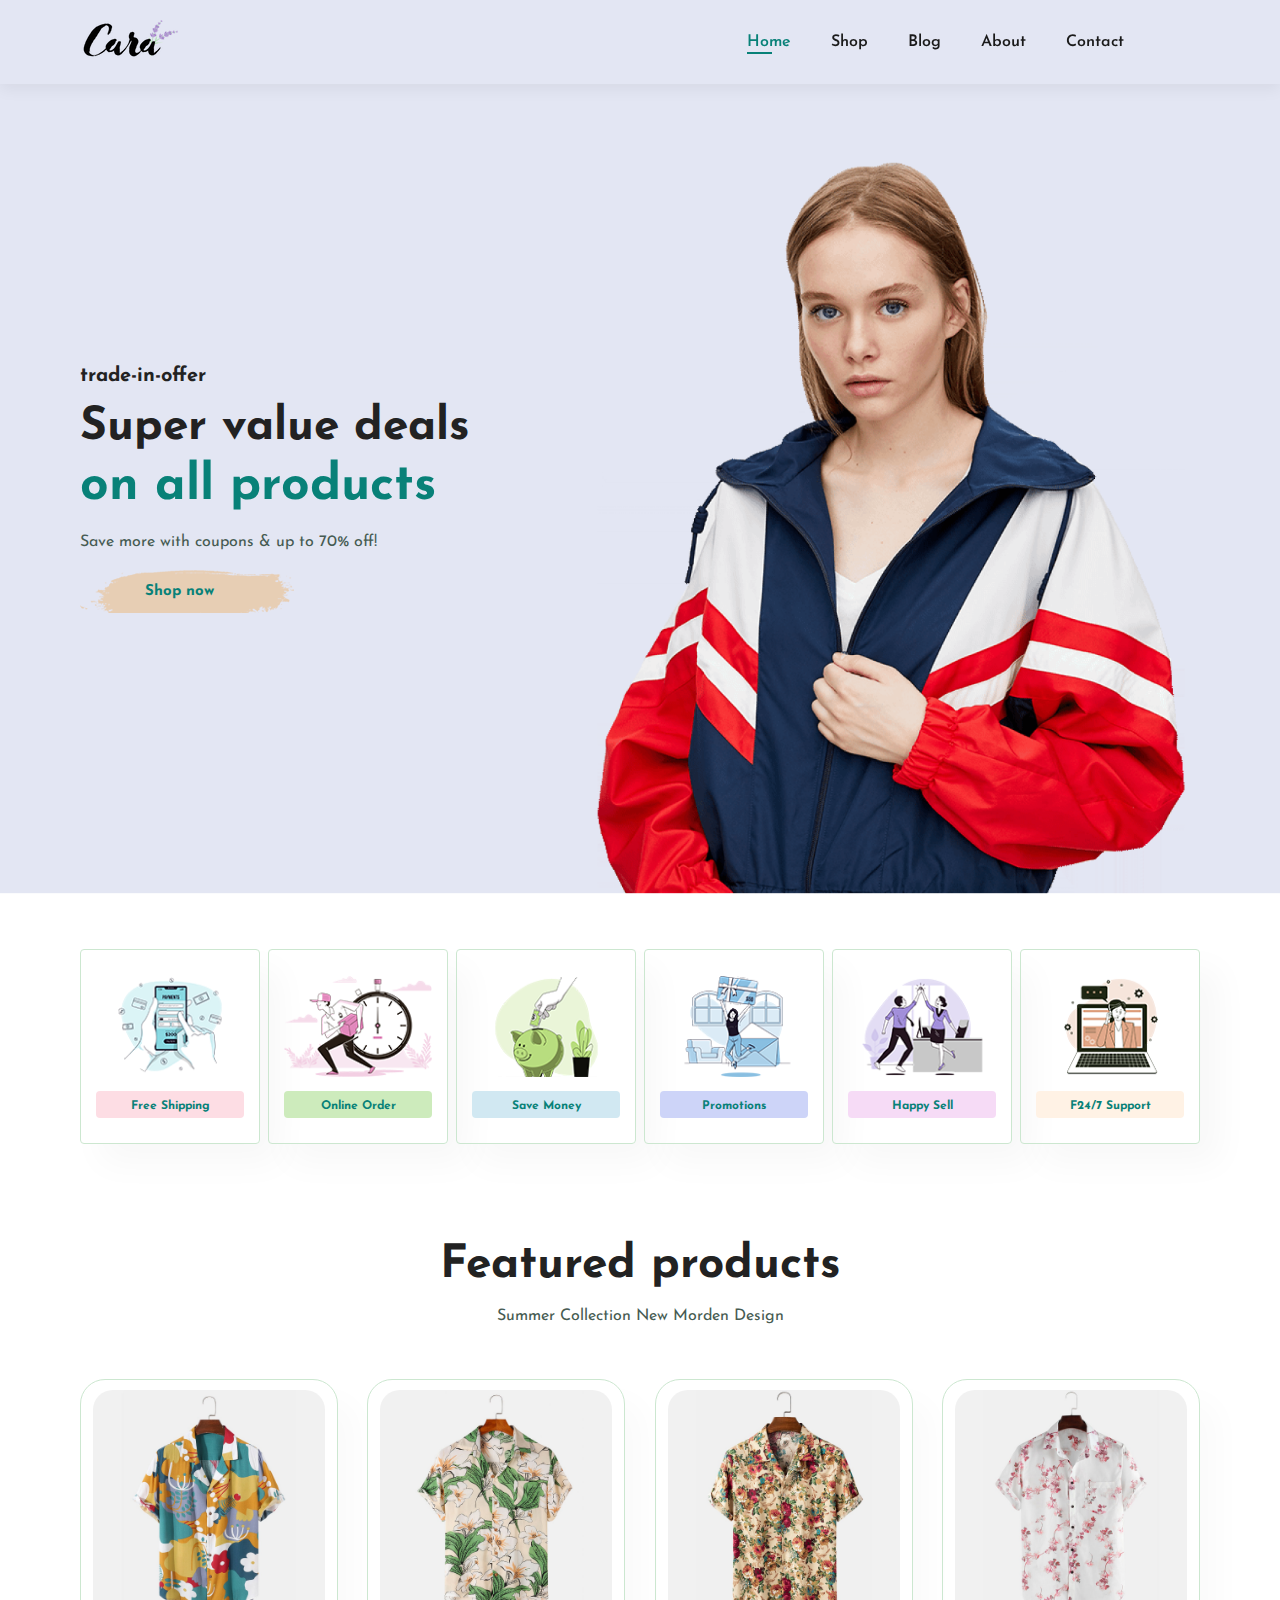
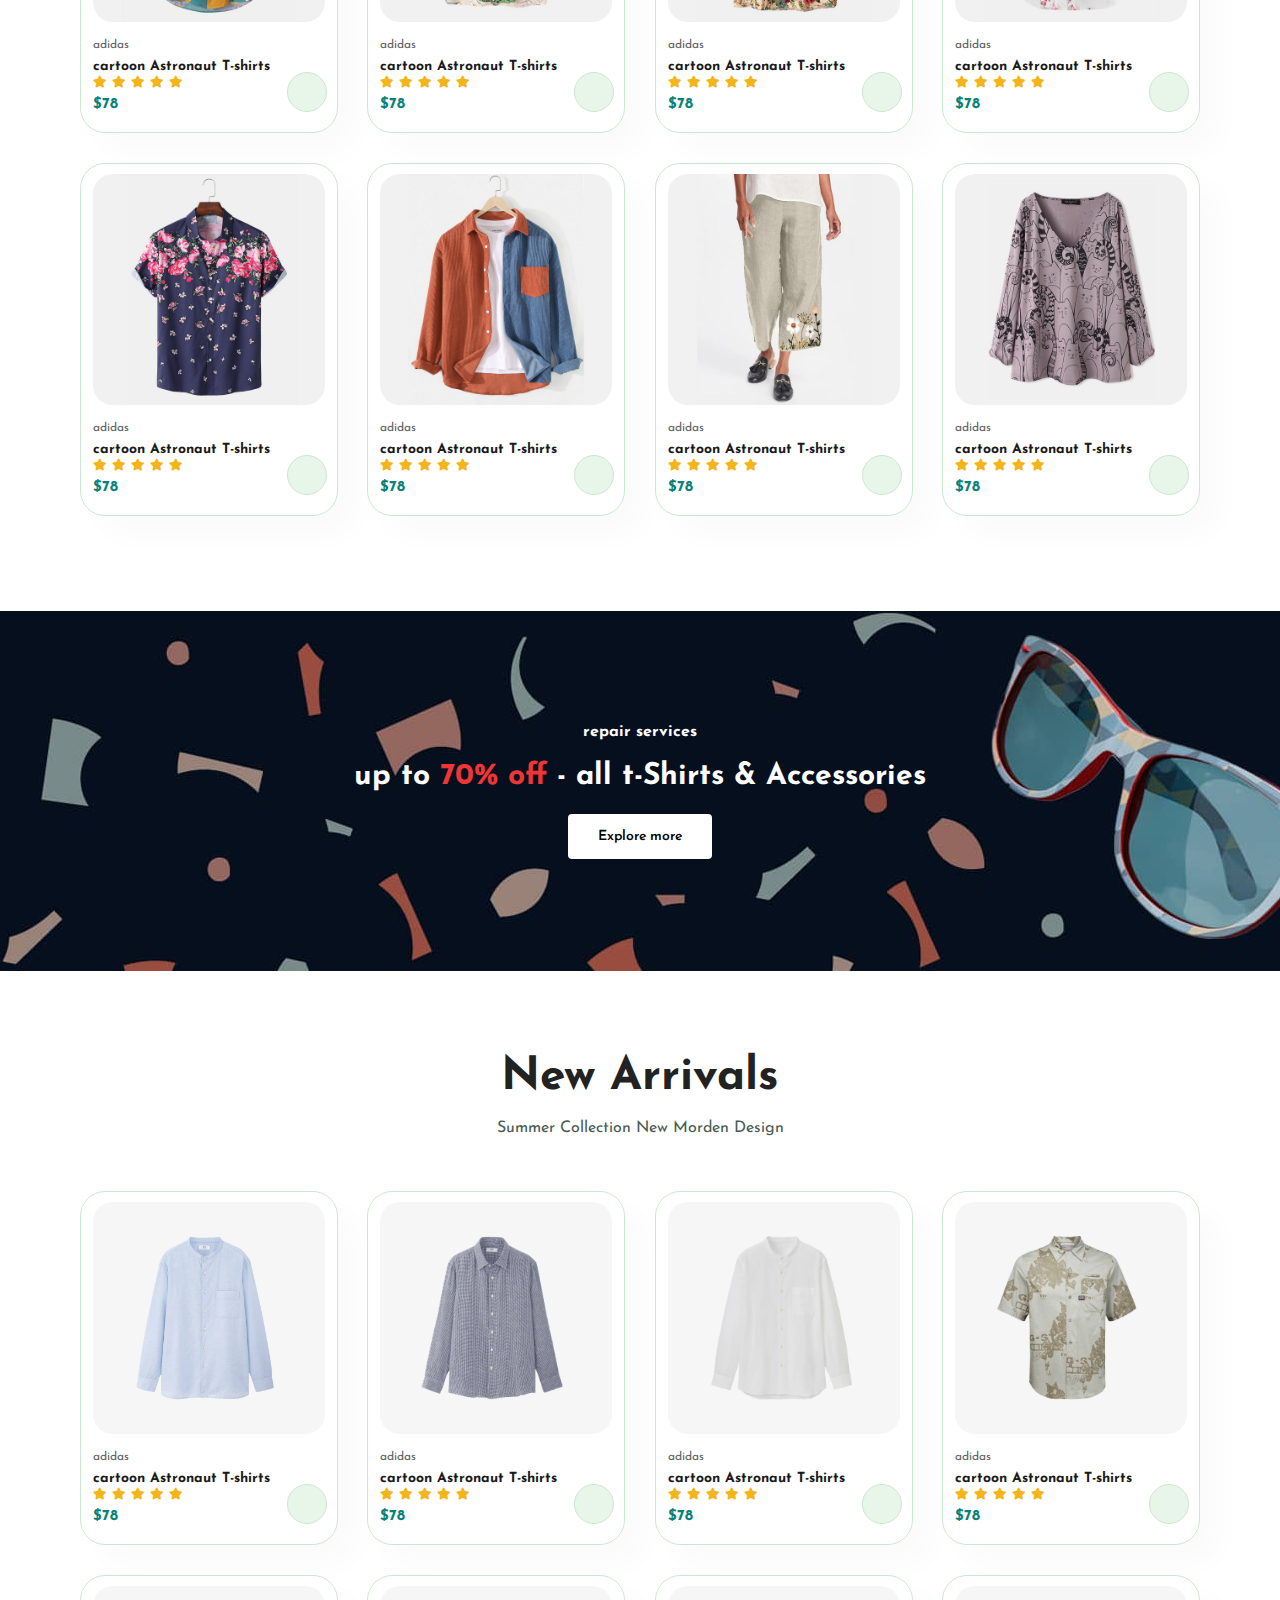
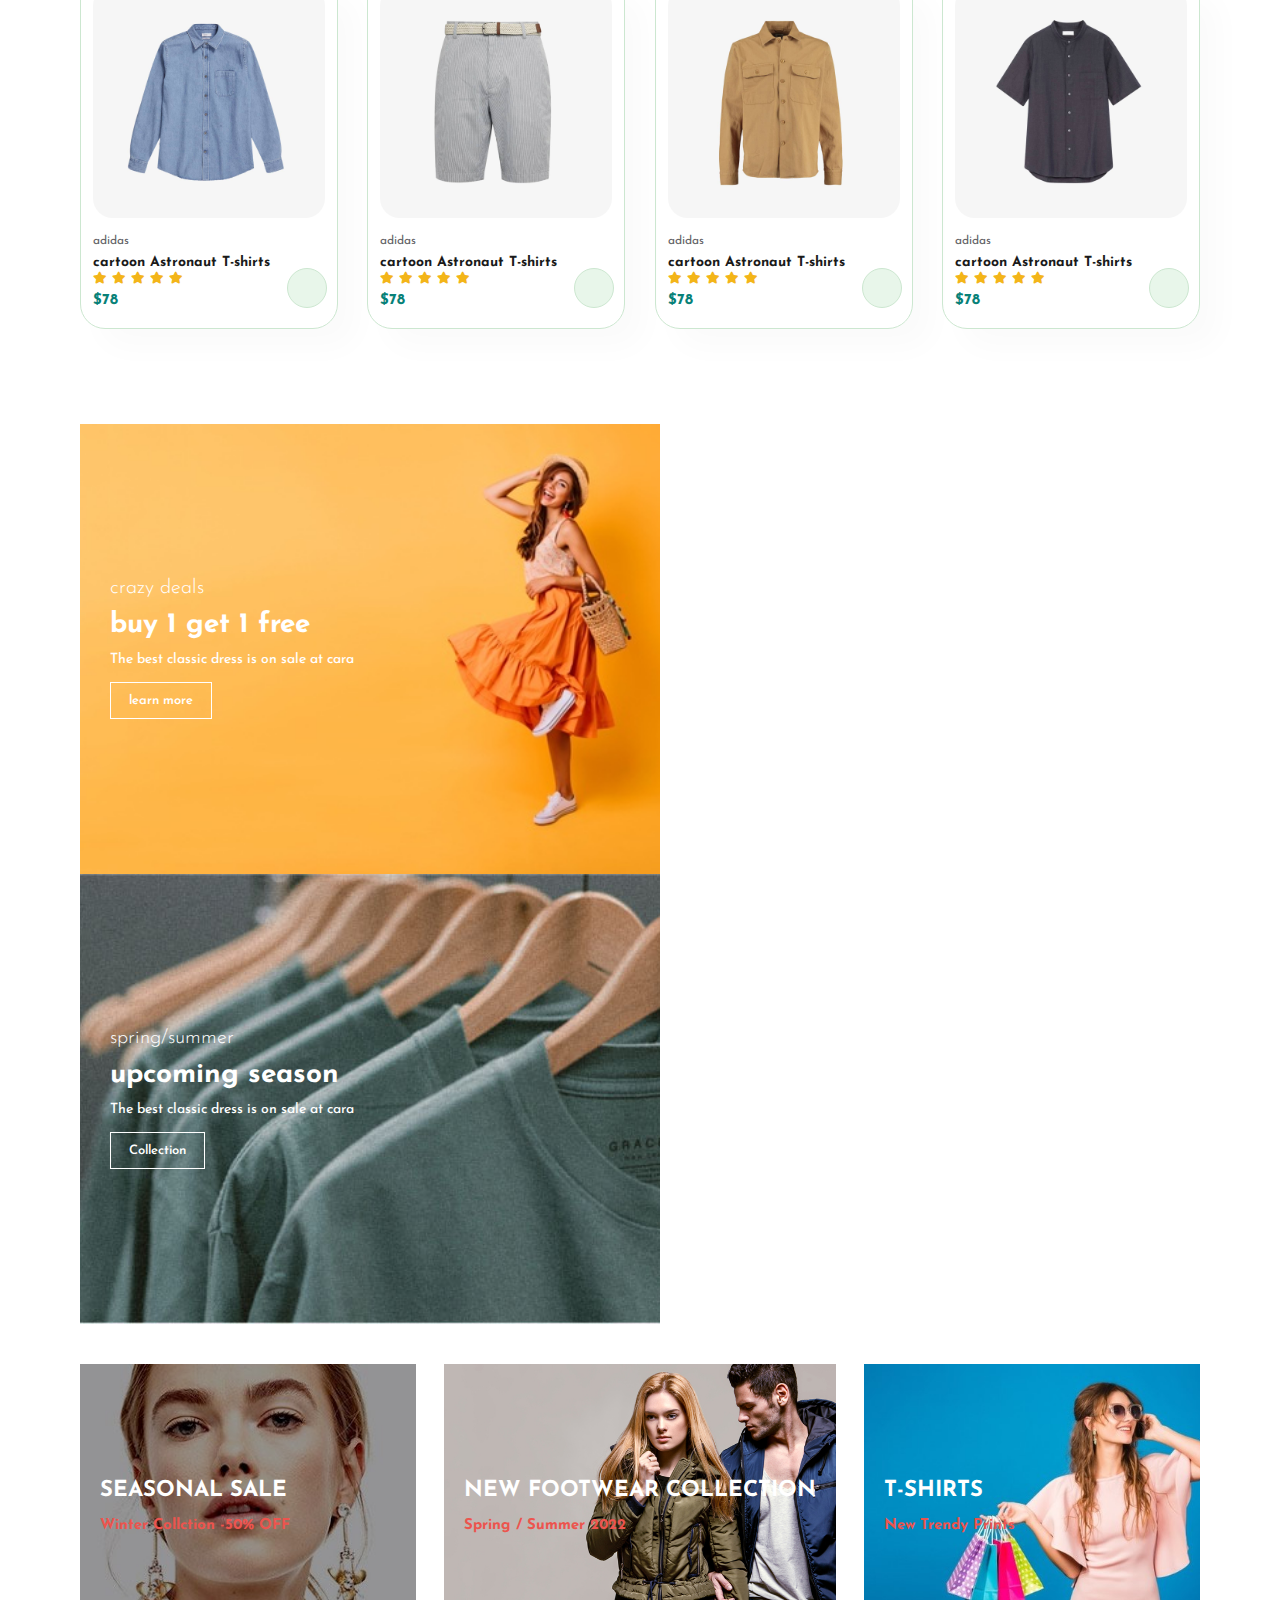
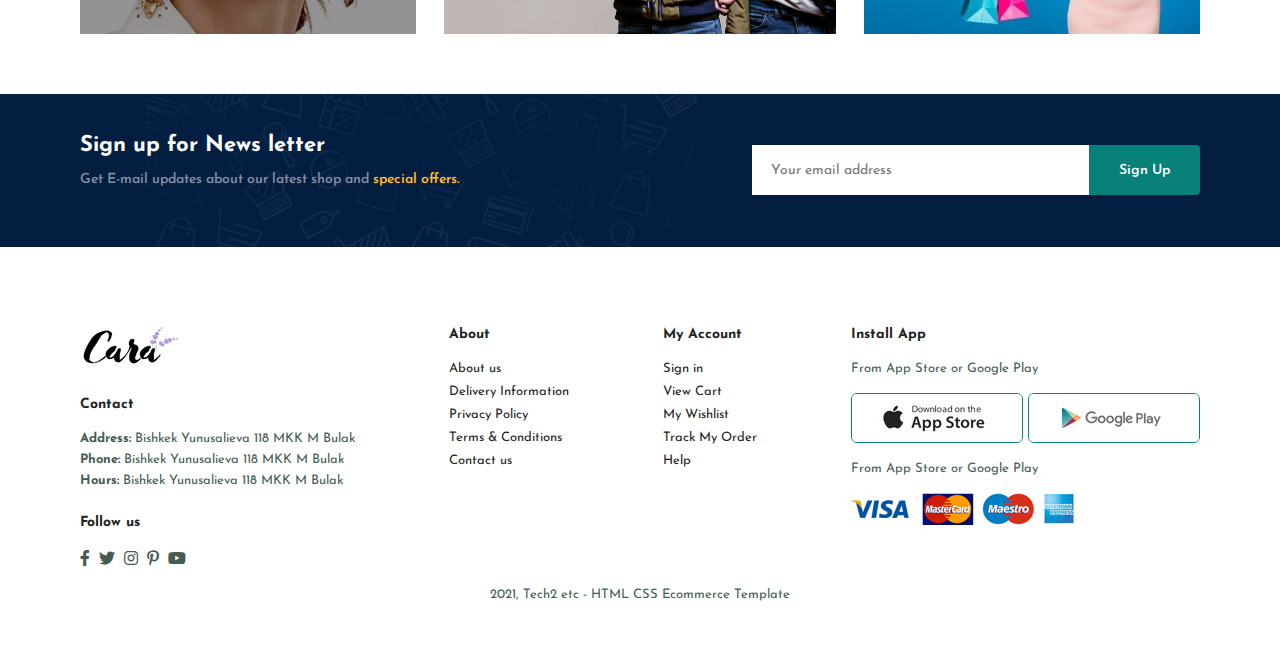
<file: index.html>
<!DOCTYPE html>
<html lang="en">
<head>
    <meta charset="UTF-8">
    <meta http-equiv="X-UA-Compatible" content="IE=edge">
    <meta name="viewport" content="width=device-width, initial-scale=1.0">
    <title>TEch2etc Ecommerce Tutorial</title>
    <link rel="stylesheet" href="style.css">
    <link rel="stylesheet" href="https://pro.fontawesome.com/releases/v5.15.4/css/all.css"/>
</head>
<body>
    <section id="header" >
        <a href="#"><img src="/img/logo.png" class="logo" alt=""></a>
        <div>
            <ul id="navbar">
                <li><a class="active" href="index.html">Home</a></li>
                <li><a href="shop.html">Shop</a></li>
                <li><a href="blog.html">Blog</a></li>
                <li><a href="about.html">About</a></li>
                <li><a href="contact.html">Contact</a></li>
                <li><a id="lg-bag" href="cart.html"><i class="far fa-shopping-bag"></i></a></li>
                <a href="#" id="close"><i class="far fa-times"></i></a>
            </ul>
        </div>
        <div id="mobile">
            <a href="cart.html"><i class="far fa-shopping-bag"></i></a>
            <i id="bar" class="fas fa-outdent"></i>
        </div>
    </section>
    <section id="hero">
        <h4>trade-in-offer</h4>
        <h2>Super value deals</h2>
        <h1>on all products</h1>
        <p>Save more with coupons & up to 70% off!</p>
        <button>Shop now</button>
    </section>
    <section id="feature" class="section-p1">
        <div class="fe-box"><img src="img/features/f1.png" alt="">
            <h6>Free Shipping</h6>
        </div>
        <div class="fe-box"><img src="img/features/f2.png" alt="">
            <h6>Online Order</h6>
        </div>
        <div class="fe-box"><img src="img/features/f3.png" alt="">
            <h6>Save Money</h6>
        </div>
        <div class="fe-box"><img src="img/features/f4.png" alt="">
            <h6>Promotions</h6>
        </div>
        <div class="fe-box"><img src="img/features/f5.png" alt="">
            <h6>Happy Sell</h6>
        </div>
        <div class="fe-box"><img src="img/features/f6.png" alt="">
            <h6>F24/7 Support</h6>
        </div>
    </section>
    <section id="product1" class="section-p1">
        <h2>Featured products</h2>
        <p>Summer Collection New Morden Design</p>
        <div class="pro-container">
            <div class="pro">
                <img src="img/products/f1.jpg" alt="">
                <div class="des">
                    <span>adidas</span>
                    <h5>cartoon Astronaut T-shirts</h5>
                    <div class="star">
                        <i class="fas fa-star"></i>
                        <i class="fas fa-star"></i>
                        <i class="fas fa-star"></i>
                        <i class="fas fa-star"></i>
                        <i class="fas fa-star"></i>
                    </div>
                    <h4>$78</h4>
                </div>
                <a href="#"><i class="fal fa-shopping-cart cart"></i></a>
            </div>
            <div class="pro">
                <img src="img/products/f2.jpg" alt="">
                <div class="des">
                    <span>adidas</span>
                    <h5>cartoon Astronaut T-shirts</h5>
                    <div class="star">
                        <i class="fas fa-star"></i>
                        <i class="fas fa-star"></i>
                        <i class="fas fa-star"></i>
                        <i class="fas fa-star"></i>
                        <i class="fas fa-star"></i>
                    </div>
                    <h4>$78</h4>
                </div>
                <a href="#"><i class="fal fa-shopping-cart cart"></i></a>
            </div>
            <div class="pro">
                <img src="img/products/f3.jpg" alt="">
                <div class="des">
                    <span>adidas</span>
                    <h5>cartoon Astronaut T-shirts</h5>
                    <div class="star">
                        <i class="fas fa-star"></i>
                        <i class="fas fa-star"></i>
                        <i class="fas fa-star"></i>
                        <i class="fas fa-star"></i>
                        <i class="fas fa-star"></i>
                    </div>
                    <h4>$78</h4>
                </div>
                <a href="#"><i class="fal fa-shopping-cart cart"></i></a>
            </div>
            <div class="pro">
                <img src="img/products/f4.jpg" alt="">
                <div class="des">
                    <span>adidas</span>
                    <h5>cartoon Astronaut T-shirts</h5>
                    <div class="star">
                        <i class="fas fa-star"></i>
                        <i class="fas fa-star"></i>
                        <i class="fas fa-star"></i>
                        <i class="fas fa-star"></i>
                        <i class="fas fa-star"></i>
                    </div>
                    <h4>$78</h4>
                </div>
                <a href="#"><i class="fal fa-shopping-cart cart"></i></a>
            </div>
            <div class="pro">
                <img src="img/products/f5.jpg" alt="">
                <div class="des">
                    <span>adidas</span>
                    <h5>cartoon Astronaut T-shirts</h5>
                    <div class="star">
                        <i class="fas fa-star"></i>
                        <i class="fas fa-star"></i>
                        <i class="fas fa-star"></i>
                        <i class="fas fa-star"></i>
                        <i class="fas fa-star"></i>
                    </div>
                    <h4>$78</h4>
                </div>
                <a href="#"><i class="fal fa-shopping-cart cart"></i></a>
            </div>
            <div class="pro">
                <img src="img/products/f6.jpg" alt="">
                <div class="des">
                    <span>adidas</span>
                    <h5>cartoon Astronaut T-shirts</h5>
                    <div class="star">
                        <i class="fas fa-star"></i>
                        <i class="fas fa-star"></i>
                        <i class="fas fa-star"></i>
                        <i class="fas fa-star"></i>
                        <i class="fas fa-star"></i>
                    </div>
                    <h4>$78</h4>
                </div>
                <a href="#"><i class="fal fa-shopping-cart cart"></i></a>
            </div>
            <div class="pro">
                <img src="img/products/f7.jpg" alt="">
                <div class="des">
                    <span>adidas</span>
                    <h5>cartoon Astronaut T-shirts</h5>
                    <div class="star">
                        <i class="fas fa-star"></i>
                        <i class="fas fa-star"></i>
                        <i class="fas fa-star"></i>
                        <i class="fas fa-star"></i>
                        <i class="fas fa-star"></i>
                    </div>
                    <h4>$78</h4>
                </div>
                <a href="#"><i class="fal fa-shopping-cart cart"></i></a>
            </div>
            <div class="pro">
                <img src="img/products/f8.jpg" alt="">
                <div class="des">
                    <span>adidas</span>
                    <h5>cartoon Astronaut T-shirts</h5>
                    <div class="star">
                        <i class="fas fa-star"></i>
                        <i class="fas fa-star"></i>
                        <i class="fas fa-star"></i>
                        <i class="fas fa-star"></i>
                        <i class="fas fa-star"></i>
                    </div>
                    <h4>$78</h4>
                </div>
                <a href="#"><i class="fal fa-shopping-cart cart"></i></a>
            </div>
        </div>
    </section>
    <section id="banner" class="section-m1">
        <h4>repair services</h4>
        <h2>up to <span>70% off</span> - all t-Shirts & Accessories</h2>
        <button class="normal">Explore more</button>
    </section>
    <section id="product1" class="section-p1">
        <h2>New Arrivals</h2>
        <p>Summer Collection New Morden Design</p>
        <div class="pro-container">
            <div class="pro">
                <img src="img/products/n1.jpg" alt="">
                <div class="des">
                    <span>adidas</span>
                    <h5>cartoon Astronaut T-shirts</h5>
                    <div class="star">
                        <i class="fas fa-star"></i>
                        <i class="fas fa-star"></i>
                        <i class="fas fa-star"></i>
                        <i class="fas fa-star"></i>
                        <i class="fas fa-star"></i>
                    </div>
                    <h4>$78</h4>
                </div>
                <a href="#"><i class="fal fa-shopping-cart cart"></i></a>
            </div>
            <div class="pro">
                <img src="img/products/n2.jpg" alt="">
                <div class="des">
                    <span>adidas</span>
                    <h5>cartoon Astronaut T-shirts</h5>
                    <div class="star">
                        <i class="fas fa-star"></i>
                        <i class="fas fa-star"></i>
                        <i class="fas fa-star"></i>
                        <i class="fas fa-star"></i>
                        <i class="fas fa-star"></i>
                    </div>
                    <h4>$78</h4>
                </div>
                <a href="#"><i class="fal fa-shopping-cart cart"></i></a>
            </div>
            <div class="pro">
                <img src="img/products/n3.jpg" alt="">
                <div class="des">
                    <span>adidas</span>
                    <h5>cartoon Astronaut T-shirts</h5>
                    <div class="star">
                        <i class="fas fa-star"></i>
                        <i class="fas fa-star"></i>
                        <i class="fas fa-star"></i>
                        <i class="fas fa-star"></i>
                        <i class="fas fa-star"></i>
                    </div>
                    <h4>$78</h4>
                </div>
                <a href="#"><i class="fal fa-shopping-cart cart"></i></a>
            </div>
            <div class="pro">
                <img src="img/products/n4.jpg" alt="">
                <div class="des">
                    <span>adidas</span>
                    <h5>cartoon Astronaut T-shirts</h5>
                    <div class="star">
                        <i class="fas fa-star"></i>
                        <i class="fas fa-star"></i>
                        <i class="fas fa-star"></i>
                        <i class="fas fa-star"></i>
                        <i class="fas fa-star"></i>
                    </div>
                    <h4>$78</h4>
                </div>
                <a href="#"><i class="fal fa-shopping-cart cart"></i></a>
            </div>
            <div class="pro">
                <img src="img/products/n5.jpg" alt="">
                <div class="des">
                    <span>adidas</span>
                    <h5>cartoon Astronaut T-shirts</h5>
                    <div class="star">
                        <i class="fas fa-star"></i>
                        <i class="fas fa-star"></i>
                        <i class="fas fa-star"></i>
                        <i class="fas fa-star"></i>
                        <i class="fas fa-star"></i>
                    </div>
                    <h4>$78</h4>
                </div>
                <a href="#"><i class="fal fa-shopping-cart cart"></i></a>
            </div>
            <div class="pro">
                <img src="img/products/n6.jpg" alt="">
                <div class="des">
                    <span>adidas</span>
                    <h5>cartoon Astronaut T-shirts</h5>
                    <div class="star">
                        <i class="fas fa-star"></i>
                        <i class="fas fa-star"></i>
                        <i class="fas fa-star"></i>
                        <i class="fas fa-star"></i>
                        <i class="fas fa-star"></i>
                    </div>
                    <h4>$78</h4>
                </div>
                <a href="#"><i class="fal fa-shopping-cart cart"></i></a>
            </div>
            <div class="pro">
                <img src="img/products/n7.jpg" alt="">
                <div class="des">
                    <span>adidas</span>
                    <h5>cartoon Astronaut T-shirts</h5>
                    <div class="star">
                        <i class="fas fa-star"></i>
                        <i class="fas fa-star"></i>
                        <i class="fas fa-star"></i>
                        <i class="fas fa-star"></i>
                        <i class="fas fa-star"></i>
                    </div>
                    <h4>$78</h4>
                </div>
                <a href="#"><i class="fal fa-shopping-cart cart"></i></a>
            </div>
            <div class="pro">
                <img src="img/products/n8.jpg" alt="">
                <div class="des">
                    <span>adidas</span>
                    <h5>cartoon Astronaut T-shirts</h5>
                    <div class="star">
                        <i class="fas fa-star"></i>
                        <i class="fas fa-star"></i>
                        <i class="fas fa-star"></i>
                        <i class="fas fa-star"></i>
                        <i class="fas fa-star"></i>
                    </div>
                    <h4>$78</h4>
                </div>
                <a href="#"><i class="fal fa-shopping-cart cart"></i></a>
            </div>
        </div>
    </section>
    <section id="sm-banner" class="section-p1">
        <div class="banner-box">
            <h4>crazy deals</h4>
            <h2>buy 1 get 1 free</h2>
            <span>The best classic dress is on sale at cara</span>
            <button class="white">learn more</button>
        </div>
        <div class="banner-box banner-box2">
            <h4>spring/summer</h4>
            <h2>upcoming season</h2>
            <span>The best classic dress is on sale at cara</span>
            <button class="white">Collection</button>
        </div>
    </section>
    <section id="banner3">
        <div class="banner-box">
            <h2>SEASONAL SALE</h2>
            <h3>Winter Collction -50% OFF</h3>
        </div>
        <div class="banner-box banner-box2">
            <h2>NEW FOOTWEAR COLLECTION</h2>
            <h3>Spring / Summer 2022</h3>
        </div>
        <div class="banner-box banner-box3">
            <h2>T-SHIRTS</h2>
            <h3>New Trendy Prints</h3>
        </div>
    </section>
    <section id="newsletter" class="section-p1 section-m1">
        <div class="newstext">
            <h4>Sign up for News letter</h4>
            <p>Get E-mail updates about our latest shop and <span>special offers.</span></p>
        </div>
        <div class="form">
            <input type="text" placeholder="Your email address">
            <button class="normal">Sign Up</button>
        </div>
    </section>
    <footer class="section-p1">
        <div class="col">
            <img class="logo" src="img/logo.png" alt="">
            <h4>Contact</h4>
            <p> <strong>Address:</strong> Bishkek Yunusalieva 118 MKK M Bulak</p>
            <p> <strong>Phone:</strong> Bishkek Yunusalieva 118 MKK M Bulak</p>
            <p> <strong>Hours:</strong> Bishkek Yunusalieva 118 MKK M Bulak</p>
            <div class="follow">
                <h4>Follow us</h4>
                <div class="icon">
                    <i class="fab fa-facebook-f"></i>
                    <i class="fab fa-twitter"></i>
                    <i class="fab fa-instagram"></i>
                    <i class="fab fa-pinterest-p"></i>
                    <i class="fab fa-youtube"></i>
                </div>
            </div>
        </div>
        <div class="col">
            <h4>About</h4>
            <a href="#">About us</a>
            <a href="#">Delivery Information</a>
            <a href="#">Privacy Policy</a>
            <a href="#">Terms & Conditions</a>
            <a href="#">Contact us</a>   
        </div>
        <div class="col">
            <h4>My Account</h4>
            <a href="#">Sign in</a>
            <a href="#">View Cart</a>
            <a href="#">My Wishlist</a>
            <a href="#">Track My Order</a>
            <a href="#">Help</a>   
        </div>
        <div class="col install">
            <h4>Install App</h4>
            <p>From App Store or Google Play</p>
            <div class="row">
                <img src="img/pay/app.jpg" alt="">
                <img src="img/pay/play.jpg" alt="">
            </div>
            <p>From App Store or Google Play</p>
            <img src="img/pay/pay.png" alt="">
        </div>
        <div class="copyright">
            <p> 2021, Tech2 etc - HTML CSS Ecommerce Template</p>
        </div>
    </footer>
    <script src="script.js"></script>
</body>
</html>
</file>
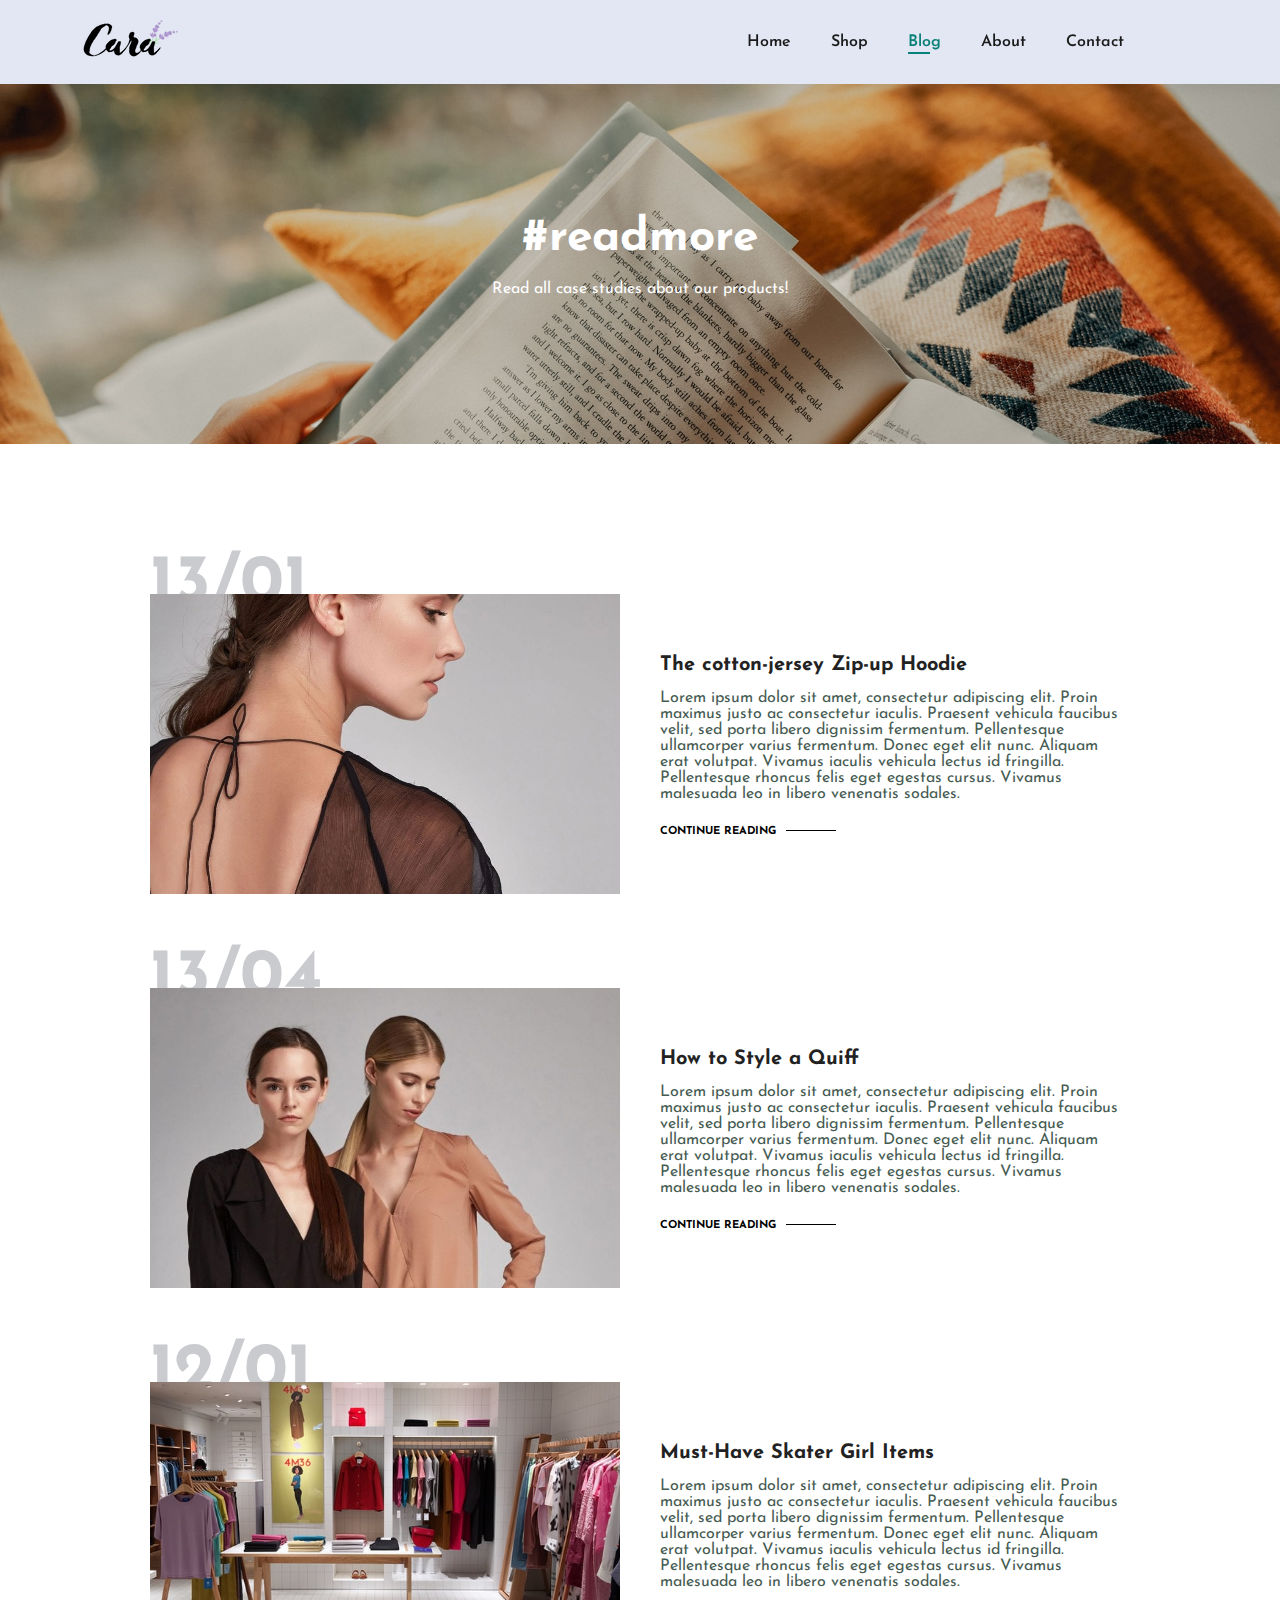
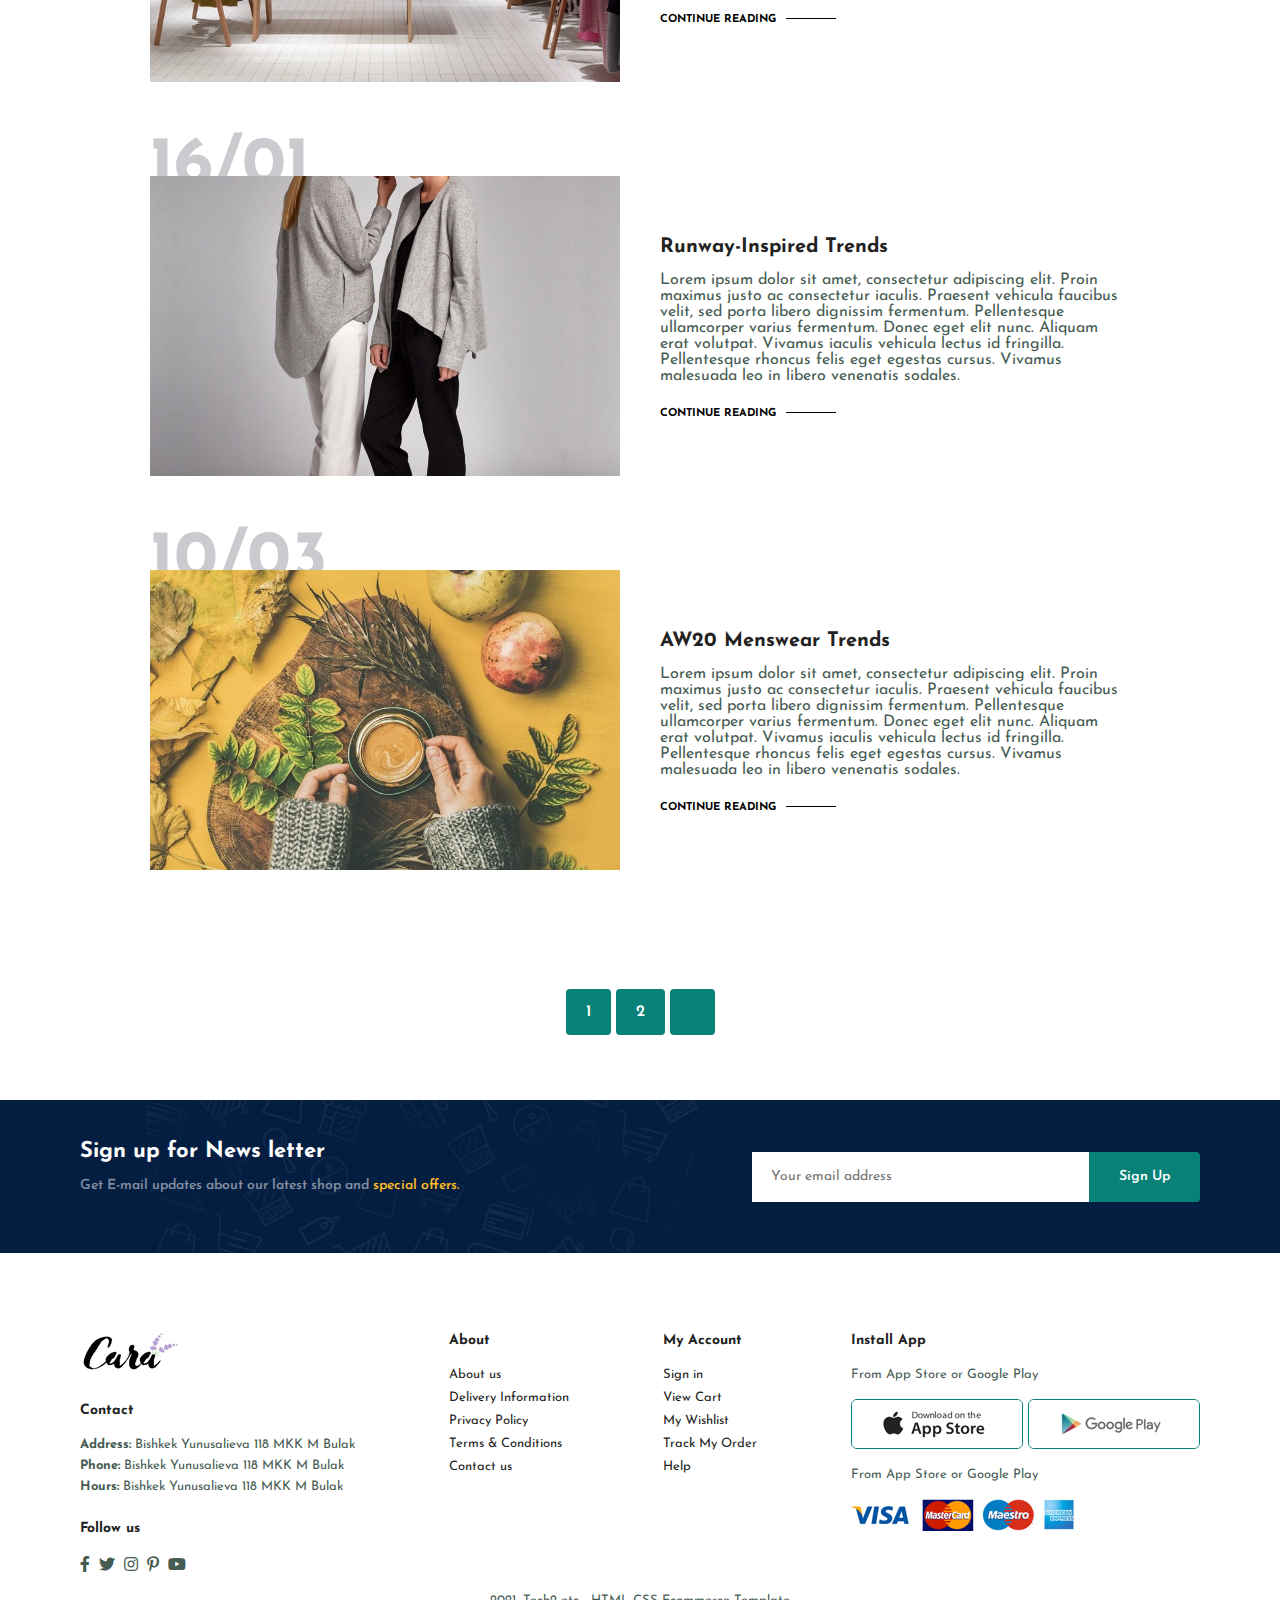
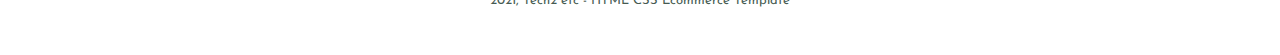
<file: blog.html>
<!DOCTYPE html>
<html lang="en">

<head>
    <meta charset="UTF-8">
    <meta http-equiv="X-UA-Compatible" content="IE=edge">
    <meta name="viewport" content="width=device-width, initial-scale=1.0">
    <title>TEch2etc Ecommerce Tutorial</title>
    <link rel="stylesheet" href="style.css">
    <link rel="stylesheet" href="https://pro.fontawesome.com/releases/v5.15.4/css/all.css" />
</head>

<body>
    <section id="header">
        <a href="#"><img src="/img/logo.png" class="logo" alt=""></a>
        <div>
            <ul id="navbar">
                <li><a href="index.html">Home</a></li>
                <li><a href="shop.html">Shop</a></li>
                <li><a class="active" href="blog.html">Blog</a></li>
                <li><a href="about.html">About</a></li>
                <li><a href="contact.html">Contact</a></li>
                <li><a id="lg-bag" href="cart.html"><i class="far fa-shopping-bag"></i></a></li>
                <a href="#" id="close"><i class="far fa-times"></i></a>
            </ul>
        </div>
        <div id="mobile">
            <a href="cart.html"><i class="far fa-shopping-bag"></i></a>
            <i id="bar" class="fas fa-outdent"></i>
        </div>
    </section>
    <section id="page-header" class="blog-header">
        <h2>#readmore</h2>
        <p>Read all case studies about our products!</p>
    </section>
    <section id="blog">
        <div class="blog-box">
            <div class="blog-img">
                <img src="img/blog/b1.jpg" alt="">
            </div>
            <div class="blog-details">
                <h4>The cotton-jersey Zip-up Hoodie</h4>
                <p>Lorem ipsum dolor sit amet, consectetur adipiscing elit. Proin maximus justo ac consectetur iaculis.
                    Praesent vehicula faucibus velit, sed porta libero dignissim fermentum. Pellentesque ullamcorper
                    varius fermentum. Donec eget elit nunc. Aliquam erat volutpat. Vivamus iaculis vehicula lectus id
                    fringilla. Pellentesque rhoncus felis eget egestas cursus. Vivamus malesuada leo in libero venenatis
                    sodales.</p>
                    <a href="#">CONTINUE READING</a>
            </div>
            <h1>13/01</h1>
        </div>
        <div class="blog-box">
            <div class="blog-img">
                <img src="img/blog/b2.jpg" alt="">
            </div>
            <div class="blog-details">
                <h4>How to Style a Quiff</h4>
                <p>Lorem ipsum dolor sit amet, consectetur adipiscing elit. Proin maximus justo ac consectetur iaculis.
                    Praesent vehicula faucibus velit, sed porta libero dignissim fermentum. Pellentesque ullamcorper
                    varius fermentum. Donec eget elit nunc. Aliquam erat volutpat. Vivamus iaculis vehicula lectus id
                    fringilla. Pellentesque rhoncus felis eget egestas cursus. Vivamus malesuada leo in libero venenatis
                    sodales.</p>
                    <a href="#">CONTINUE READING</a>
            </div>
            <h1>13/04</h1>
        </div>
        <div class="blog-box">
            <div class="blog-img">
                <img src="img/blog/b3.jpg" alt="">
            </div>
            <div class="blog-details">
                <h4>Must-Have Skater Girl Items</h4>
                <p>Lorem ipsum dolor sit amet, consectetur adipiscing elit. Proin maximus justo ac consectetur iaculis.
                    Praesent vehicula faucibus velit, sed porta libero dignissim fermentum. Pellentesque ullamcorper
                    varius fermentum. Donec eget elit nunc. Aliquam erat volutpat. Vivamus iaculis vehicula lectus id
                    fringilla. Pellentesque rhoncus felis eget egestas cursus. Vivamus malesuada leo in libero venenatis
                    sodales.</p>
                    <a href="#">CONTINUE READING</a>
            </div>
            <h1>12/01</h1>
        </div>
        <div class="blog-box">
            <div class="blog-img">
                <img src="img/blog/b4.jpg" alt="">
            </div>
            <div class="blog-details">
                <h4>Runway-Inspired Trends</h4>
                <p>Lorem ipsum dolor sit amet, consectetur adipiscing elit. Proin maximus justo ac consectetur iaculis.
                    Praesent vehicula faucibus velit, sed porta libero dignissim fermentum. Pellentesque ullamcorper
                    varius fermentum. Donec eget elit nunc. Aliquam erat volutpat. Vivamus iaculis vehicula lectus id
                    fringilla. Pellentesque rhoncus felis eget egestas cursus. Vivamus malesuada leo in libero venenatis
                    sodales.</p>
                    <a href="#">CONTINUE READING</a>
            </div>
            <h1>16/01</h1>
        </div>
        <div class="blog-box">
            <div class="blog-img">
                <img src="img/blog/b6.jpg" alt="">
            </div>
            <div class="blog-details">
                <h4>AW20 Menswear Trends</h4>
                <p>Lorem ipsum dolor sit amet, consectetur adipiscing elit. Proin maximus justo ac consectetur iaculis.
                    Praesent vehicula faucibus velit, sed porta libero dignissim fermentum. Pellentesque ullamcorper
                    varius fermentum. Donec eget elit nunc. Aliquam erat volutpat. Vivamus iaculis vehicula lectus id
                    fringilla. Pellentesque rhoncus felis eget egestas cursus. Vivamus malesuada leo in libero venenatis
                    sodales.</p>
                    <a href="#">CONTINUE READING</a>
            </div>
            <h1>10/03</h1>
        </div>
    </section>
    <section id="pagination" class="section-p1">
        <a href="#">1</a>
        <a href="#">2</a>
        <a href="#"><i class="fal fa-long-arrow-alt-right"></i></a>
    </section>
    <section id="newsletter" class="section-p1 section-m1">
        <div class="newstext">
            <h4>Sign up for News letter</h4>
            <p>Get E-mail updates about our latest shop and <span>special offers.</span></p>
        </div>
        <div class="form">
            <input type="text" placeholder="Your email address">
            <button class="normal">Sign Up</button>
        </div>
    </section>
    <footer class="section-p1">
        <div class="col">
            <img class="logo" src="img/logo.png" alt="">
            <h4>Contact</h4>
            <p> <strong>Address:</strong> Bishkek Yunusalieva 118 MKK M Bulak</p>
            <p> <strong>Phone:</strong> Bishkek Yunusalieva 118 MKK M Bulak</p>
            <p> <strong>Hours:</strong> Bishkek Yunusalieva 118 MKK M Bulak</p>
            <div class="follow">
                <h4>Follow us</h4>
                <div class="icon">
                    <i class="fab fa-facebook-f"></i>
                    <i class="fab fa-twitter"></i>
                    <i class="fab fa-instagram"></i>
                    <i class="fab fa-pinterest-p"></i>
                    <i class="fab fa-youtube"></i>
                </div>
            </div>
        </div>
        <div class="col">
            <h4>About</h4>
            <a href="#">About us</a>
            <a href="#">Delivery Information</a>
            <a href="#">Privacy Policy</a>
            <a href="#">Terms & Conditions</a>
            <a href="#">Contact us</a>
        </div>
        <div class="col">
            <h4>My Account</h4>
            <a href="#">Sign in</a>
            <a href="#">View Cart</a>
            <a href="#">My Wishlist</a>
            <a href="#">Track My Order</a>
            <a href="#">Help</a>
        </div>
        <div class="col install">
            <h4>Install App</h4>
            <p>From App Store or Google Play</p>
            <div class="row">
                <img src="img/pay/app.jpg" alt="">
                <img src="img/pay/play.jpg" alt="">
            </div>
            <p>From App Store or Google Play</p>
            <img src="img/pay/pay.png" alt="">
        </div>
        <div class="copyright">
            <p> 2021, Tech2 etc - HTML CSS Ecommerce Template</p>
        </div>
    </footer>
    <script src="script.js"></script>
</body>

</html>
</file>
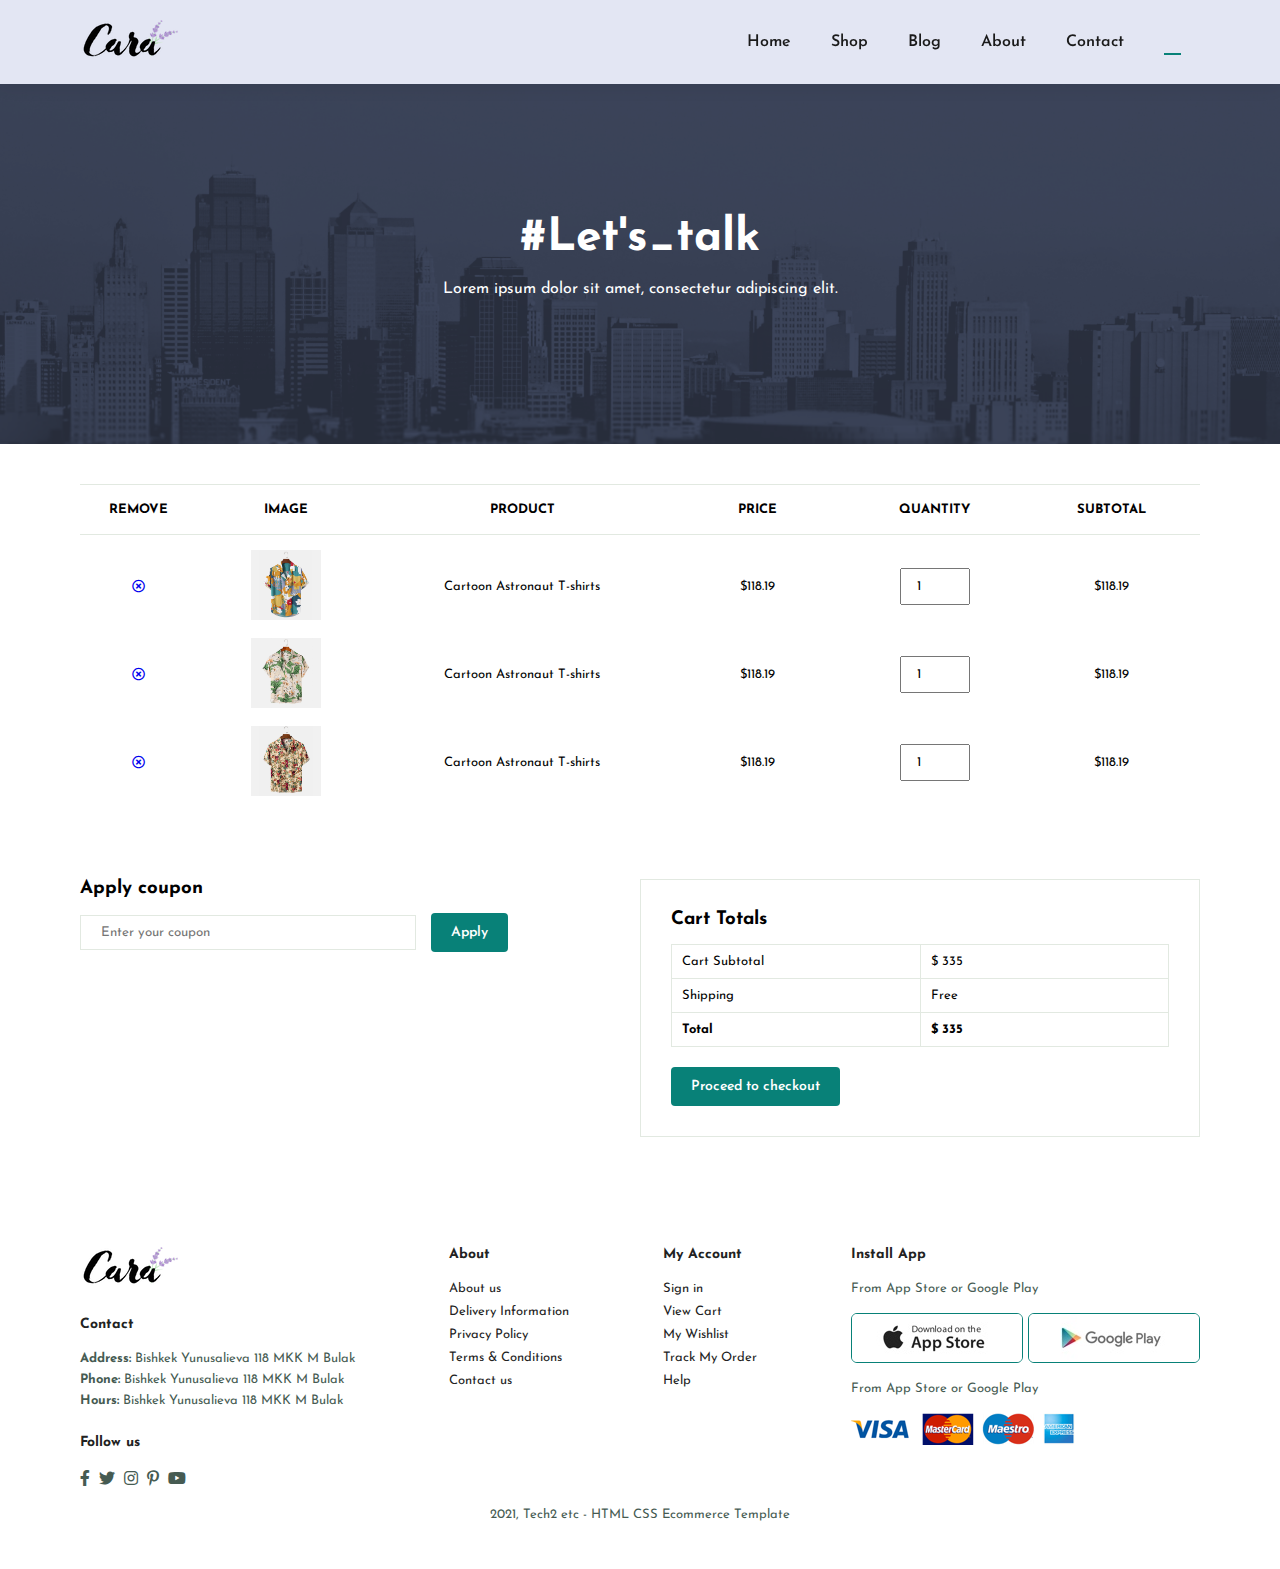
<file: cart.html>
<!DOCTYPE html>
<html lang="en">

<head>
    <meta charset="UTF-8">
    <meta http-equiv="X-UA-Compatible" content="IE=edge">
    <meta name="viewport" content="width=device-width, initial-scale=1.0">
    <title>TEch2etc Ecommerce Tutorial</title>
    <link rel="stylesheet" href="style.css">
    <link rel="stylesheet" href="https://pro.fontawesome.com/releases/v5.15.4/css/all.css" />
</head>

<body>
    <section id="header">
        <a href="#"><img src="/img/logo.png" class="logo" alt=""></a>
        <div>
            <ul id="navbar">
                <li><a href="index.html">Home</a></li>
                <li><a href="shop.html">Shop</a></li>
                <li><a href="blog.html">Blog</a></li>
                <li><a href="about.html">About</a></li>
                <li><a href="contact.html">Contact</a></li>
                <li><a class="active" id="lg-bag" href="cart.html"><i class="far fa-shopping-bag"></i></a></li>
                <a href="#" id="close"><i class="far fa-times"></i></a>
            </ul>
        </div>
        <div id="mobile">
            <a href="cart.html"><i class="far fa-shopping-bag"></i></a>
            <i id="bar" class="fas fa-outdent"></i>
        </div>
    </section>
    <section id="page-header" class="about-header">
        <h2>#Let's_talk</h2>
        <p>Lorem ipsum dolor sit amet, consectetur adipiscing elit.</p>
    </section>
    <section id="cart" class="section-p1">
        <table width="100%">
            <thead>
                <tr>
                    <td>Remove</td>
                    <td>Image</td>
                    <td>Product</td>
                    <td>Price</td>
                    <td>Quantity</td>
                    <td>Subtotal</td>
                </tr>
            </thead>
            <tbody>
                <tr>
                    <td><a id="remove" href="#"><i class="far fa-times-circle"></i></a></td>
                    <td><img src="img/products/f1.jpg" alt=""></td>
                    <td>Cartoon Astronaut T-shirts</td>
                    <td>$118.19</td>
                    <td><input type="number" value="1"></td>
                    <td>$118.19</td>
                </tr>
                <tr>
                    <td><a href="#"><i class="far fa-times-circle"></i></a></td>
                    <td><img src="img/products/f2.jpg" alt=""></td>
                    <td>Cartoon Astronaut T-shirts</td>
                    <td>$118.19</td>
                    <td><input type="number" value="1"></td>
                    <td>$118.19</td>
                </tr>
                <tr>
                    <td><a href="#"><i class="far fa-times-circle"></i></a></td>
                    <td><img src="img/products/f3.jpg" alt=""></td>
                    <td>Cartoon Astronaut T-shirts</td>
                    <td>$118.19</td>
                    <td><input type="number" value="1"></td>
                    <td>$118.19</td>
                </tr>
            </tbody>
        </table>
    </section>
    <section id="cart-add" class="section-p1">
        <div id="coupon">
            <h3>Apply coupon</h3>
            <div>
                <input type="text" placeholder="Enter your coupon">
                <button class="normal">Apply</button>
            </div>
        </div>
        <div id="subtotal">
            <h3>Cart Totals</h3>
            <table>
                <tr>
                    <td>Cart Subtotal</td>
                    <td>$ 335</td>
                </tr>
                <tr>
                    <td>Shipping</td>
                    <td>Free</td>
                </tr>
                <tr>
                    <td><strong>Total</strong></td>
                    <td><strong>$ 335</strong></td>
                </tr>
            </table>
            <button class="normal">Proceed to checkout</button>
        </div>
    </section>
    <footer class="section-p1">
        <div class="col">
            <img class="logo" src="img/logo.png" alt="">
            <h4>Contact</h4>
            <p> <strong>Address:</strong> Bishkek Yunusalieva 118 MKK M Bulak</p>
            <p> <strong>Phone:</strong> Bishkek Yunusalieva 118 MKK M Bulak</p>
            <p> <strong>Hours:</strong> Bishkek Yunusalieva 118 MKK M Bulak</p>
            <div class="follow">
                <h4>Follow us</h4>
                <div class="icon">
                    <i class="fab fa-facebook-f"></i>
                    <i class="fab fa-twitter"></i>
                    <i class="fab fa-instagram"></i>
                    <i class="fab fa-pinterest-p"></i>
                    <i class="fab fa-youtube"></i>
                </div>
            </div>
        </div>
        <div class="col">
            <h4>About</h4>
            <a href="#">About us</a>
            <a href="#">Delivery Information</a>
            <a href="#">Privacy Policy</a>
            <a href="#">Terms & Conditions</a>
            <a href="#">Contact us</a>
        </div>
        <div class="col">
            <h4>My Account</h4>
            <a href="#">Sign in</a>
            <a href="#">View Cart</a>
            <a href="#">My Wishlist</a>
            <a href="#">Track My Order</a>
            <a href="#">Help</a>
        </div>
        <div class="col install">
            <h4>Install App</h4>
            <p>From App Store or Google Play</p>
            <div class="row">
                <img src="img/pay/app.jpg" alt="">
                <img src="img/pay/play.jpg" alt="">
            </div>
            <p>From App Store or Google Play</p>
            <img src="img/pay/pay.png" alt="">
        </div>
        <div class="copyright">
            <p> 2021, Tech2 etc - HTML CSS Ecommerce Template</p>
        </div>
    </footer>
    <script src="script.js"></script>
</body>

</html>
</file>
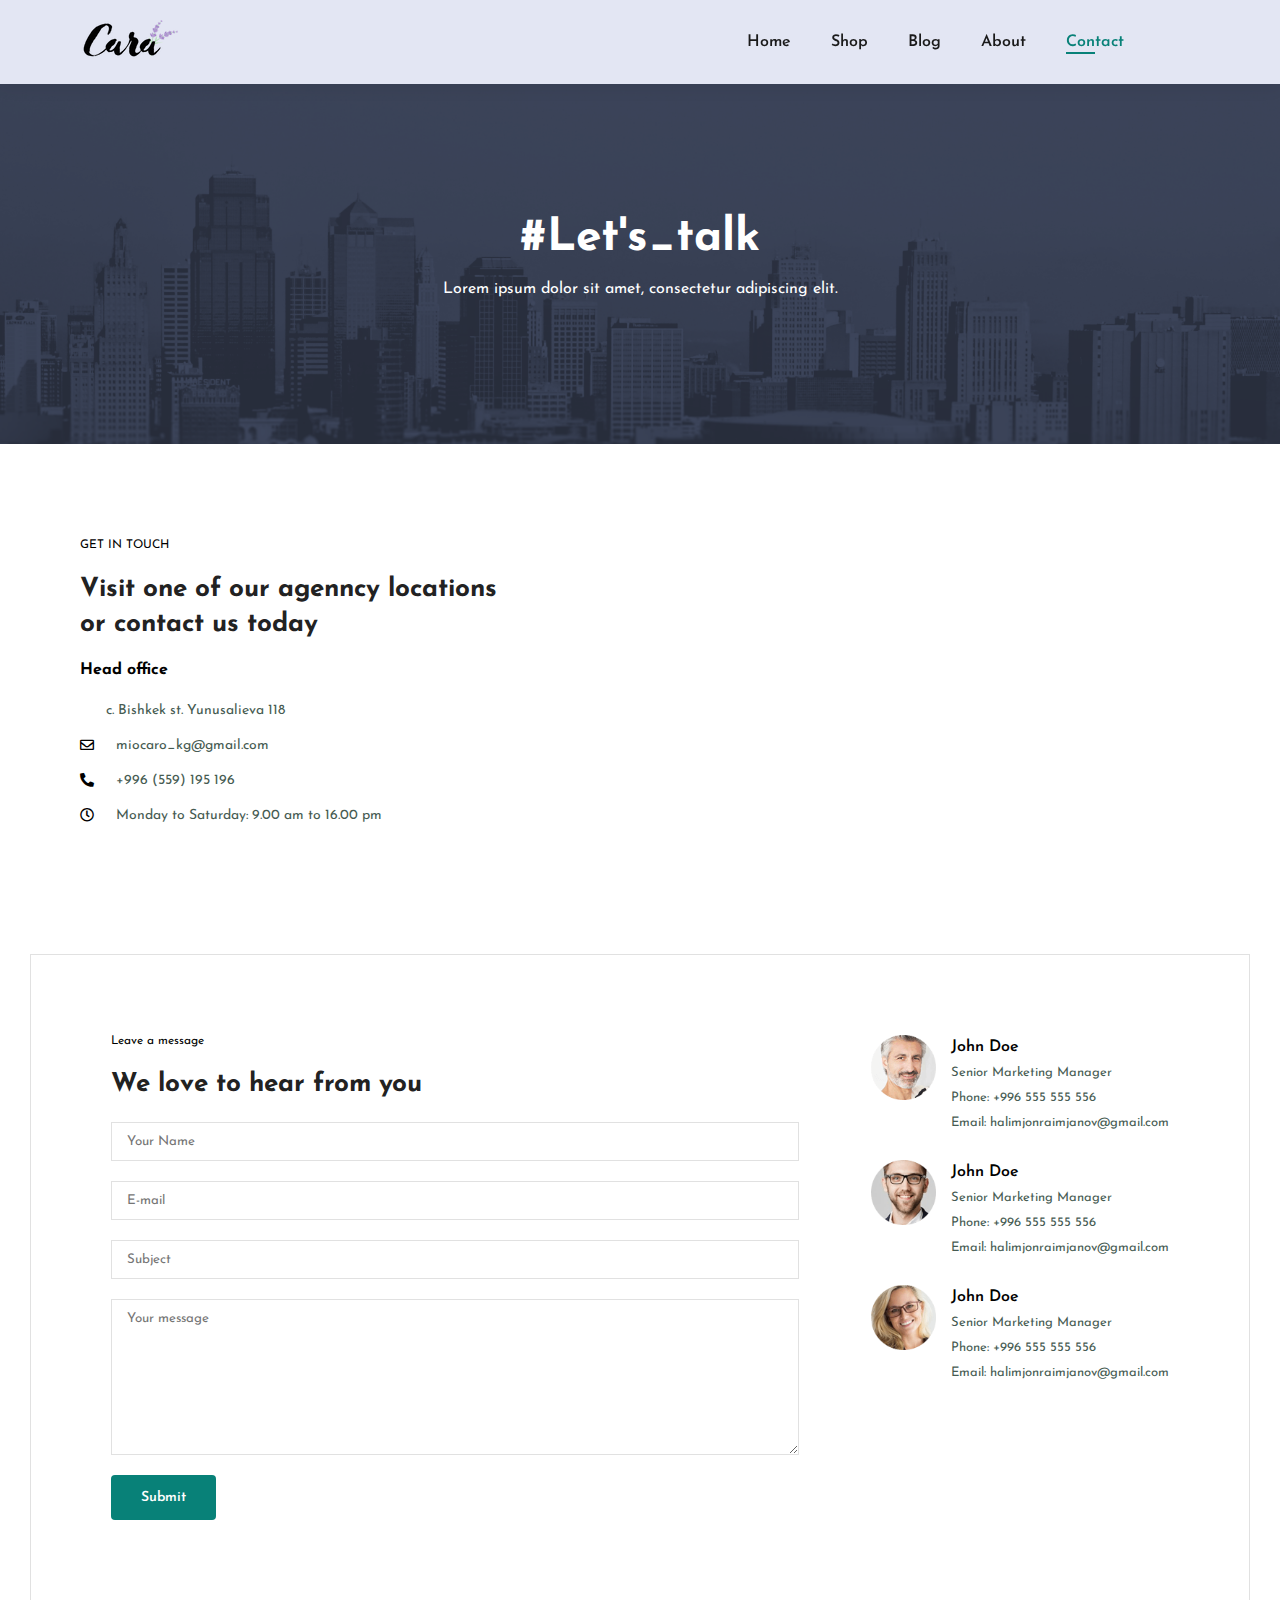
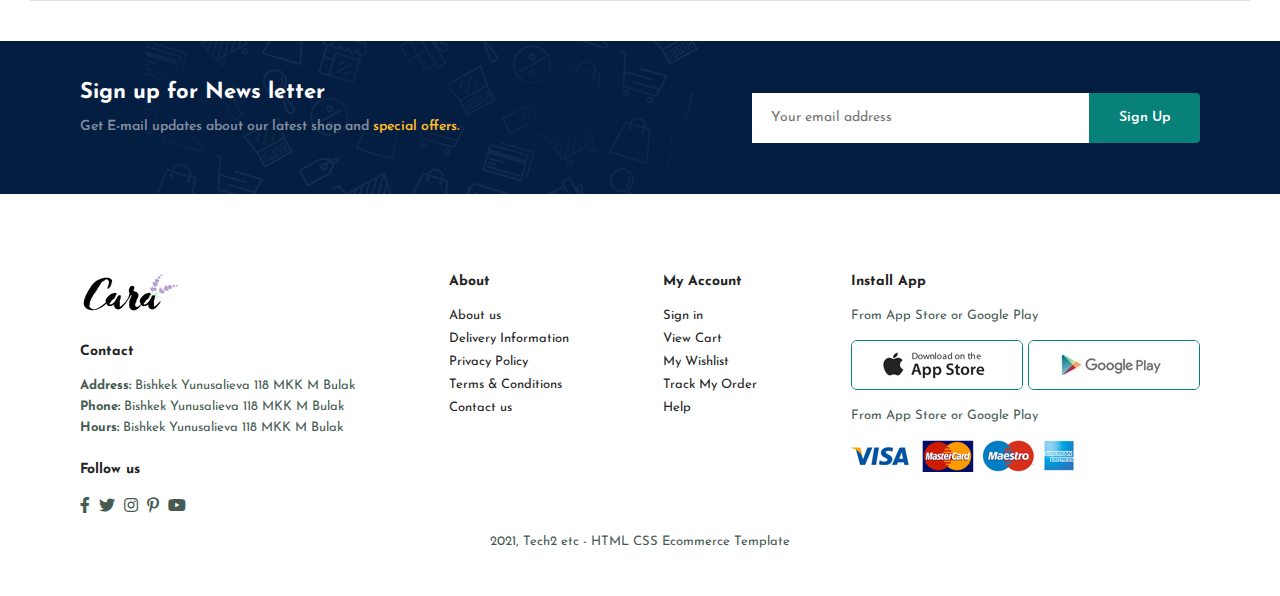
<file: contact.html>
<!DOCTYPE html>
<html lang="en">

<head>
    <meta charset="UTF-8">
    <meta http-equiv="X-UA-Compatible" content="IE=edge">
    <meta name="viewport" content="width=device-width, initial-scale=1.0">
    <title>TEch2etc Ecommerce Tutorial</title>
    <link rel="stylesheet" href="style.css">
    <link rel="stylesheet" href="https://pro.fontawesome.com/releases/v5.15.4/css/all.css" />
</head>

<body>
    <section id="header">
        <a href="#"><img src="/img/logo.png" class="logo" alt=""></a>
        <div>
            <ul id="navbar">
                <li><a href="index.html">Home</a></li>
                <li><a href="shop.html">Shop</a></li>
                <li><a href="blog.html">Blog</a></li>
                <li><a href="about.html">About</a></li>
                <li><a class="active" href="contact.html">Contact</a></li>
                <li><a id="lg-bag" href="cart.html"><i class="far fa-shopping-bag"></i></a></li>
                <a href="#" id="close"><i class="far fa-times"></i></a>
            </ul>
        </div>
        <div id="mobile">
            <a href="cart.html"><i class="far fa-shopping-bag"></i></a>
            <i id="bar" class="fas fa-outdent"></i>
        </div>
    </section>
    <section id="page-header" class="about-header">
        <h2>#Let's_talk</h2>
        <p>Lorem ipsum dolor sit amet, consectetur adipiscing elit.</p>
    </section>
    <section id="contact-details" class="section-p1">
        <div class="details">
            <span>GET IN TOUCH</span>
            <h2>Visit one of our agenncy locations or contact us today</h2>
            <h3>Head office</h3>
            <div>
                <li>
                    <i class="fal fa-map"></i>
                    <p>c. Bishkek st. Yunusalieva 118</p>
                </li>
                <li>
                    <i class="far fa-envelope"></i>
                    <p>miocaro_kg@gmail.com</p>
                </li>
                <li>
                    <i class="fas fa-phone-alt"></i>
                    <p>+996 (559) 195 196</p>
                </li>
                <li>
                    <i class="far fa-clock"></i>
                    <p>Monday to Saturday: 9.00 am to 16.00 pm</p>
                </li>
            </div>
        </div>
        <div class="map">
            <iframe
                src="https://www.google.com/maps/embed?pb=!1m18!1m12!1m3!1d2925.381131357104!2d74.6208921157039!3d42.84368491241417!2m3!1f0!2f0!3f0!3m2!1i1024!2i768!4f13.1!3m3!1m2!1s0x389eb669fce37763%3A0x6a07f7e4a1fe7ee0!2s118%20Yunusaliev%20Ave%2C%20Bishkek!5e0!3m2!1sen!2skg!4v1661484727313!5m2!1sen!2skg"
                width="600" height="450" style="border:0;" allowfullscreen="" loading="lazy"
                referrerpolicy="no-referrer-when-downgrade"></iframe>
        </div>
    </section>
    <section id="form-details">
        <form action="">
            <span>Leave a message</span>
            <h2>We love to hear from you</h2>
            <input type="text" placeholder="Your Name">
            <input type="text" placeholder="E-mail">
            <input type="text" placeholder="Subject">
            <textarea name="" id="" cols="30" rows="10" placeholder="Your message"></textarea>
            <button class="normal">Submit</button>
        </form>
        <div class="people">
            <div>
                <img src="img/people/1.png" alt="">
                <p><span>John Doe</span> Senior Marketing Manager <br> Phone: +996 555 555 556 <br> Email: halimjonraimjanov@gmail.com</p>
            </div>
            <div>
                <img src="img/people/2.png" alt="">
                <p><span>John Doe</span> Senior Marketing Manager <br> Phone: +996 555 555 556 <br> Email: halimjonraimjanov@gmail.com</p>
            </div>
            <div>
                <img src="img/people/3.png" alt="">
                <p><span>John Doe</span> Senior Marketing Manager <br> Phone: +996 555 555 556 <br> Email: halimjonraimjanov@gmail.com</p>
            </div>
        </div>
    </section>
    <section id="newsletter" class="section-p1 section-m1">
        <div class="newstext">
            <h4>Sign up for News letter</h4>
            <p>Get E-mail updates about our latest shop and <span>special offers.</span></p>
        </div>
        <div class="form">
            <input type="text" placeholder="Your email address">
            <button class="normal">Sign Up</button>
        </div>
    </section>
    <footer class="section-p1">
        <div class="col">
            <img class="logo" src="img/logo.png" alt="">
            <h4>Contact</h4>
            <p> <strong>Address:</strong> Bishkek Yunusalieva 118 MKK M Bulak</p>
            <p> <strong>Phone:</strong> Bishkek Yunusalieva 118 MKK M Bulak</p>
            <p> <strong>Hours:</strong> Bishkek Yunusalieva 118 MKK M Bulak</p>
            <div class="follow">
                <h4>Follow us</h4>
                <div class="icon">
                    <i class="fab fa-facebook-f"></i>
                    <i class="fab fa-twitter"></i>
                    <i class="fab fa-instagram"></i>
                    <i class="fab fa-pinterest-p"></i>
                    <i class="fab fa-youtube"></i>
                </div>
            </div>
        </div>
        <div class="col">
            <h4>About</h4>
            <a href="#">About us</a>
            <a href="#">Delivery Information</a>
            <a href="#">Privacy Policy</a>
            <a href="#">Terms & Conditions</a>
            <a href="#">Contact us</a>
        </div>
        <div class="col">
            <h4>My Account</h4>
            <a href="#">Sign in</a>
            <a href="#">View Cart</a>
            <a href="#">My Wishlist</a>
            <a href="#">Track My Order</a>
            <a href="#">Help</a>
        </div>
        <div class="col install">
            <h4>Install App</h4>
            <p>From App Store or Google Play</p>
            <div class="row">
                <img src="img/pay/app.jpg" alt="">
                <img src="img/pay/play.jpg" alt="">
            </div>
            <p>From App Store or Google Play</p>
            <img src="img/pay/pay.png" alt="">
        </div>
        <div class="copyright">
            <p> 2021, Tech2 etc - HTML CSS Ecommerce Template</p>
        </div>
    </footer>
    <script src="script.js"></script>
</body>

</html>
</file>
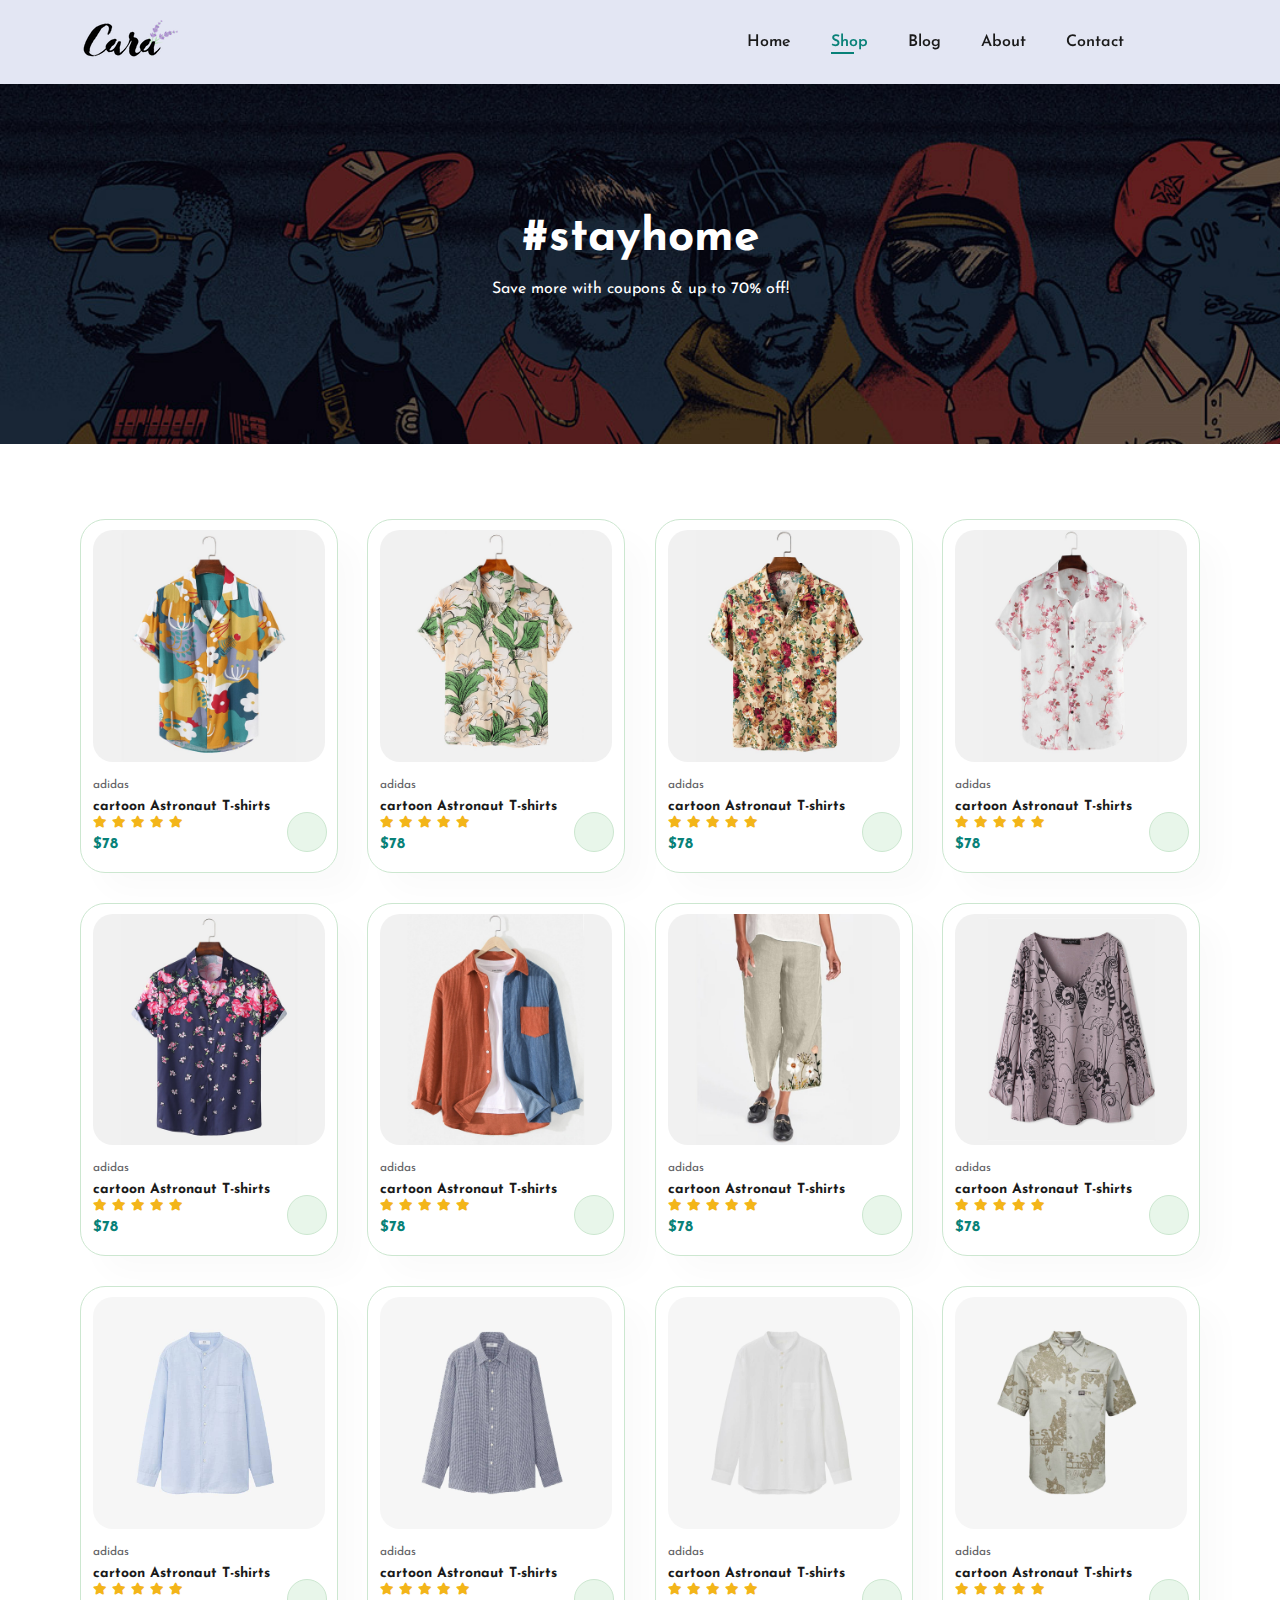
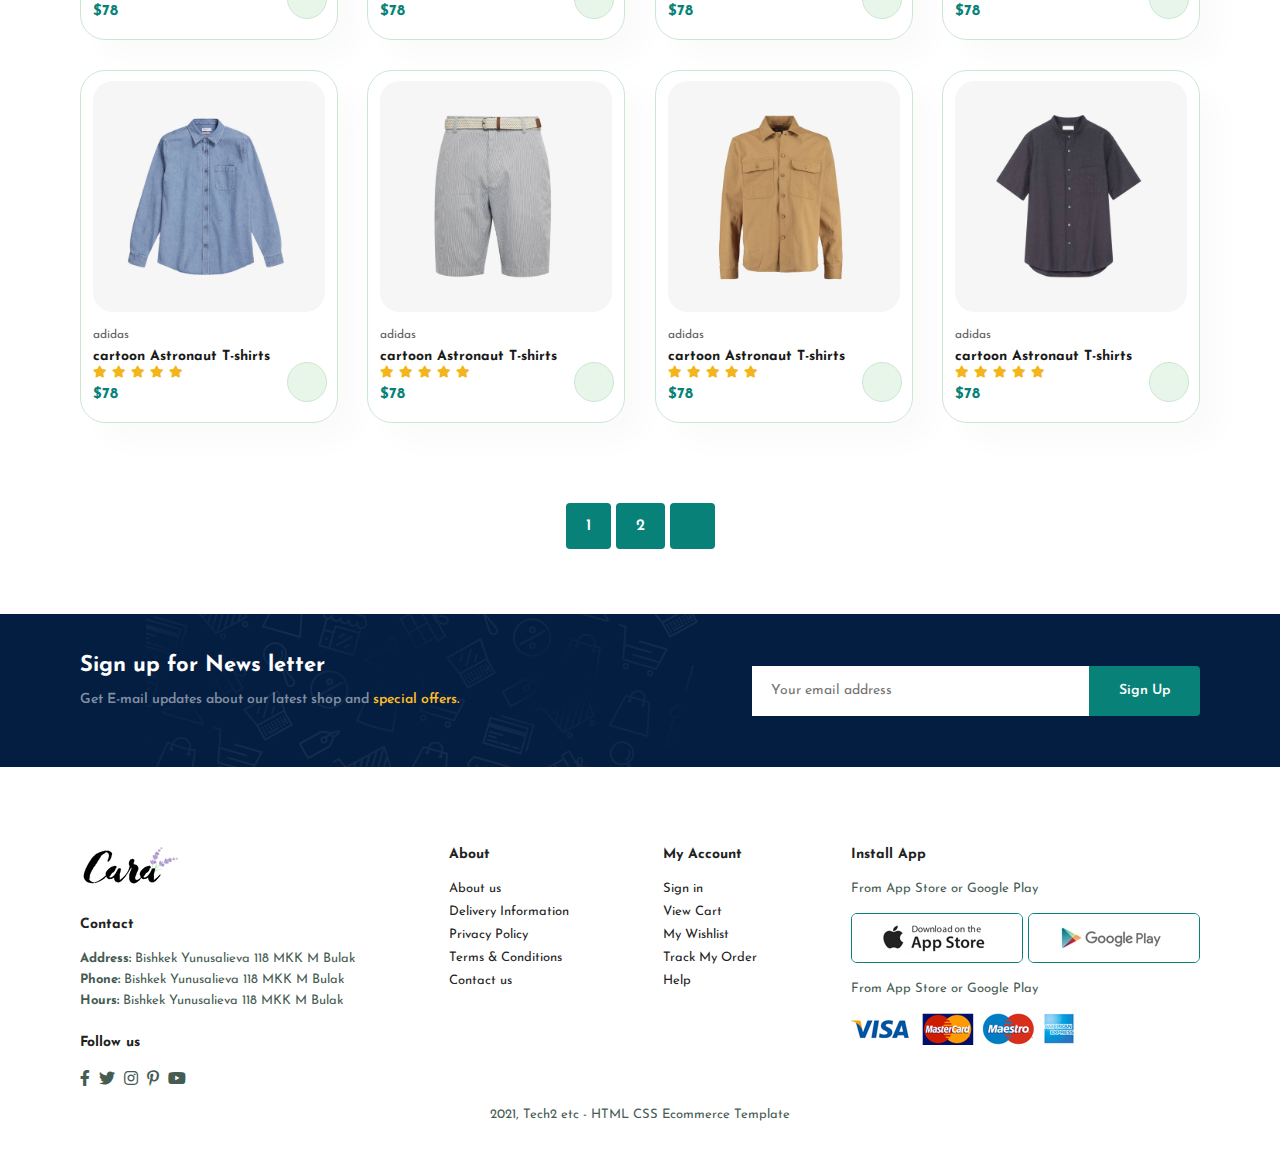
<file: shop.html>
<!DOCTYPE html>
<html lang="en">
<head>
    <meta charset="UTF-8">
    <meta http-equiv="X-UA-Compatible" content="IE=edge">
    <meta name="viewport" content="width=device-width, initial-scale=1.0">
    <title>TEch2etc Ecommerce Tutorial</title>
    <link rel="stylesheet" href="style.css">
    <link rel="stylesheet" href="https://pro.fontawesome.com/releases/v5.15.4/css/all.css"/>
</head>
<body>
    <section id="header" >
        <a href="#"><img src="/img/logo.png" class="logo" alt=""></a>
        <div>
            <ul id="navbar">
                <li><a href="index.html">Home</a></li>
                <li><a class="active" href="shop.html">Shop</a></li>
                <li><a href="blog.html">Blog</a></li>
                <li><a href="about.html">About</a></li>
                <li><a href="contact.html">Contact</a></li>
                <li><a id="lg-bag" href="cart.html"><i class="far fa-shopping-bag"></i></a></li>
                <a href="#" id="close"><i class="far fa-times"></i></a>
            </ul>
        </div>
        <div id="mobile">
            <a href="cart.html"><i class="far fa-shopping-bag"></i></a>
            <i id="bar" class="fas fa-outdent"></i>
        </div>
    </section>
    <section id="page-header">
        <h2>#stayhome</h2>
        <p>Save more with coupons & up to 70% off!</p>
    </section>
    <section id="product1" class="section-p1">
        <div class="pro-container">
            <div class="pro" onclick="window.location.href='sproduct.html'">
                <img src="img/products/f1.jpg" alt="">
                <div class="des">
                    <span>adidas</span>
                    <h5>cartoon Astronaut T-shirts</h5>
                    <div class="star">
                        <i class="fas fa-star"></i>
                        <i class="fas fa-star"></i>
                        <i class="fas fa-star"></i>
                        <i class="fas fa-star"></i>
                        <i class="fas fa-star"></i>
                    </div>
                    <h4>$78</h4>
                </div>
                <a href="#"><i class="fal fa-shopping-cart cart"></i></a>
            </div>
            <div class="pro">
                <img src="img/products/f2.jpg" alt="">
                <div class="des">
                    <span>adidas</span>
                    <h5>cartoon Astronaut T-shirts</h5>
                    <div class="star">
                        <i class="fas fa-star"></i>
                        <i class="fas fa-star"></i>
                        <i class="fas fa-star"></i>
                        <i class="fas fa-star"></i>
                        <i class="fas fa-star"></i>
                    </div>
                    <h4>$78</h4>
                </div>
                <a href="#"><i class="fal fa-shopping-cart cart"></i></a>
            </div>
            <div class="pro">
                <img src="img/products/f3.jpg" alt="">
                <div class="des">
                    <span>adidas</span>
                    <h5>cartoon Astronaut T-shirts</h5>
                    <div class="star">
                        <i class="fas fa-star"></i>
                        <i class="fas fa-star"></i>
                        <i class="fas fa-star"></i>
                        <i class="fas fa-star"></i>
                        <i class="fas fa-star"></i>
                    </div>
                    <h4>$78</h4>
                </div>
                <a href="#"><i class="fal fa-shopping-cart cart"></i></a>
            </div>
            <div class="pro">
                <img src="img/products/f4.jpg" alt="">
                <div class="des">
                    <span>adidas</span>
                    <h5>cartoon Astronaut T-shirts</h5>
                    <div class="star">
                        <i class="fas fa-star"></i>
                        <i class="fas fa-star"></i>
                        <i class="fas fa-star"></i>
                        <i class="fas fa-star"></i>
                        <i class="fas fa-star"></i>
                    </div>
                    <h4 class>$78</h4>
                </div>
                <a href="#"><i class="fal fa-shopping-cart cart"></i></a>
            </div>
            <div class="pro">
                <img src="img/products/f5.jpg" alt="">
                <div class="des">
                    <span>adidas</span>
                    <h5>cartoon Astronaut T-shirts</h5>
                    <div class="star">
                        <i class="fas fa-star"></i>
                        <i class="fas fa-star"></i>
                        <i class="fas fa-star"></i>
                        <i class="fas fa-star"></i>
                        <i class="fas fa-star"></i>
                    </div>
                    <h4 class>$78</h4>
                </div>
                <a href="#"><i class="fal fa-shopping-cart cart"></i></a>
            </div>
            <div class="pro">
                <img src="img/products/f6.jpg" alt="">
                <div class="des">
                    <span>adidas</span>
                    <h5>cartoon Astronaut T-shirts</h5>
                    <div class="star">
                        <i class="fas fa-star"></i>
                        <i class="fas fa-star"></i>
                        <i class="fas fa-star"></i>
                        <i class="fas fa-star"></i>
                        <i class="fas fa-star"></i>
                    </div>
                    <h4 class>$78</h4>
                </div>
                <a href="#"><i class="fal fa-shopping-cart cart"></i></a>
            </div>
            <div class="pro">
                <img src="img/products/f7.jpg" alt="">
                <div class="des">
                    <span>adidas</span>
                    <h5>cartoon Astronaut T-shirts</h5>
                    <div class="star">
                        <i class="fas fa-star"></i>
                        <i class="fas fa-star"></i>
                        <i class="fas fa-star"></i>
                        <i class="fas fa-star"></i>
                        <i class="fas fa-star"></i>
                    </div>
                    <h4 class>$78</h4>
                </div>
                <a href="#"><i class="fal fa-shopping-cart cart"></i></a>
            </div>
            <div class="pro">
                <img src="img/products/f8.jpg" alt="">
                <div class="des">
                    <span>adidas</span>
                    <h5>cartoon Astronaut T-shirts</h5>
                    <div class="star">
                        <i class="fas fa-star"></i>
                        <i class="fas fa-star"></i>
                        <i class="fas fa-star"></i>
                        <i class="fas fa-star"></i>
                        <i class="fas fa-star"></i>
                    </div>
                    <h4 class>$78</h4>
                </div>
                <a href="#"><i class="fal fa-shopping-cart cart"></i></a>
            </div>
            <div class="pro">
                <img src="img/products/n1.jpg" alt="">
                <div class="des">
                    <span>adidas</span>
                    <h5>cartoon Astronaut T-shirts</h5>
                    <div class="star">
                        <i class="fas fa-star"></i>
                        <i class="fas fa-star"></i>
                        <i class="fas fa-star"></i>
                        <i class="fas fa-star"></i>
                        <i class="fas fa-star"></i>
                    </div>
                    <h4>$78</h4>
                </div>
                <a href="#"><i class="fal fa-shopping-cart cart"></i></a>
            </div>
            <div class="pro">
                <img src="img/products/n2.jpg" alt="">
                <div class="des">
                    <span>adidas</span>
                    <h5>cartoon Astronaut T-shirts</h5>
                    <div class="star">
                        <i class="fas fa-star"></i>
                        <i class="fas fa-star"></i>
                        <i class="fas fa-star"></i>
                        <i class="fas fa-star"></i>
                        <i class="fas fa-star"></i>
                    </div>
                    <h4>$78</h4>
                </div>
                <a href="#"><i class="fal fa-shopping-cart cart"></i></a>
            </div>
            <div class="pro">
                <img src="img/products/n3.jpg" alt="">
                <div class="des">
                    <span>adidas</span>
                    <h5>cartoon Astronaut T-shirts</h5>
                    <div class="star">
                        <i class="fas fa-star"></i>
                        <i class="fas fa-star"></i>
                        <i class="fas fa-star"></i>
                        <i class="fas fa-star"></i>
                        <i class="fas fa-star"></i>
                    </div>
                    <h4>$78</h4>
                </div>
                <a href="#"><i class="fal fa-shopping-cart cart"></i></a>
            </div>
            <div class="pro">
                <img src="img/products/n4.jpg" alt="">
                <div class="des">
                    <span>adidas</span>
                    <h5>cartoon Astronaut T-shirts</h5>
                    <div class="star">
                        <i class="fas fa-star"></i>
                        <i class="fas fa-star"></i>
                        <i class="fas fa-star"></i>
                        <i class="fas fa-star"></i>
                        <i class="fas fa-star"></i>
                    </div>
                    <h4>$78</h4>
                </div>
                <a href="#"><i class="fal fa-shopping-cart cart"></i></a>
            </div>
            <div class="pro">
                <img src="img/products/n5.jpg" alt="">
                <div class="des">
                    <span>adidas</span>
                    <h5>cartoon Astronaut T-shirts</h5>
                    <div class="star">
                        <i class="fas fa-star"></i>
                        <i class="fas fa-star"></i>
                        <i class="fas fa-star"></i>
                        <i class="fas fa-star"></i>
                        <i class="fas fa-star"></i>
                    </div>
                    <h4>$78</h4>
                </div>
                <a href="#"><i class="fal fa-shopping-cart cart"></i></a>
            </div>
            <div class="pro">
                <img src="img/products/n6.jpg" alt="">
                <div class="des">
                    <span>adidas</span>
                    <h5>cartoon Astronaut T-shirts</h5>
                    <div class="star">
                        <i class="fas fa-star"></i>
                        <i class="fas fa-star"></i>
                        <i class="fas fa-star"></i>
                        <i class="fas fa-star"></i>
                        <i class="fas fa-star"></i>
                    </div>
                    <h4>$78</h4>
                </div>
                <a href="#"><i class="fal fa-shopping-cart cart"></i></a>
            </div>
            <div class="pro">
                <img src="img/products/n7.jpg" alt="">
                <div class="des">
                    <span>adidas</span>
                    <h5>cartoon Astronaut T-shirts</h5>
                    <div class="star">
                        <i class="fas fa-star"></i>
                        <i class="fas fa-star"></i>
                        <i class="fas fa-star"></i>
                        <i class="fas fa-star"></i>
                        <i class="fas fa-star"></i>
                    </div>
                    <h4>$78</h4>
                </div>
                <a href="#"><i class="fal fa-shopping-cart cart"></i></a>
            </div>
            <div class="pro">
                <img src="img/products/n8.jpg" alt="">
                <div class="des">
                    <span>adidas</span>
                    <h5>cartoon Astronaut T-shirts</h5>
                    <div class="star">
                        <i class="fas fa-star"></i>
                        <i class="fas fa-star"></i>
                        <i class="fas fa-star"></i>
                        <i class="fas fa-star"></i>
                        <i class="fas fa-star"></i>
                    </div>
                    <h4>$78</h4>
                </div>
                <a href="#"><i class="fal fa-shopping-cart cart"></i></a>
            </div>
        </div>
    </section>
    <section id="pagination" class="section-p1">
        <a href="#">1</a>
        <a href="#">2</a>
        <a href="#"><i class="fal fa-long-arrow-alt-right"></i></a>
    </section>
    <section id="newsletter" class="section-p1 section-m1">
        <div class="newstext">
            <h4>Sign up for News letter</h4>
            <p>Get E-mail updates about our latest shop and <span>special offers.</span></p>
        </div>
        <div class="form">
            <input type="text" placeholder="Your email address">
            <button class="normal">Sign Up</button>
        </div>
    </section>
    <footer class="section-p1">
        <div class="col">
            <img class="logo" src="img/logo.png" alt="">
            <h4>Contact</h4>
            <p> <strong>Address:</strong> Bishkek Yunusalieva 118 MKK M Bulak</p>
            <p> <strong>Phone:</strong> Bishkek Yunusalieva 118 MKK M Bulak</p>
            <p> <strong>Hours:</strong> Bishkek Yunusalieva 118 MKK M Bulak</p>
            <div class="follow">
                <h4>Follow us</h4>
                <div class="icon">
                    <i class="fab fa-facebook-f"></i>
                    <i class="fab fa-twitter"></i>
                    <i class="fab fa-instagram"></i>
                    <i class="fab fa-pinterest-p"></i>
                    <i class="fab fa-youtube"></i>
                </div>
            </div>
        </div>
        <div class="col">
            <h4>About</h4>
            <a href="#">About us</a>
            <a href="#">Delivery Information</a>
            <a href="#">Privacy Policy</a>
            <a href="#">Terms & Conditions</a>
            <a href="#">Contact us</a>   
        </div>
        <div class="col">
            <h4>My Account</h4>
            <a href="#">Sign in</a>
            <a href="#">View Cart</a>
            <a href="#">My Wishlist</a>
            <a href="#">Track My Order</a>
            <a href="#">Help</a>   
        </div>
        <div class="col install">
            <h4>Install App</h4>
            <p>From App Store or Google Play</p>
            <div class="row">
                <img src="img/pay/app.jpg" alt="">
                <img src="img/pay/play.jpg" alt="">
            </div>
            <p>From App Store or Google Play</p>
            <img src="img/pay/pay.png" alt="">
        </div>
        <div class="copyright">
            <p> 2021, Tech2 etc - HTML CSS Ecommerce Template</p>
        </div>
    </footer>
    <script src="script.js"></script>
</body>
</html>
</file>
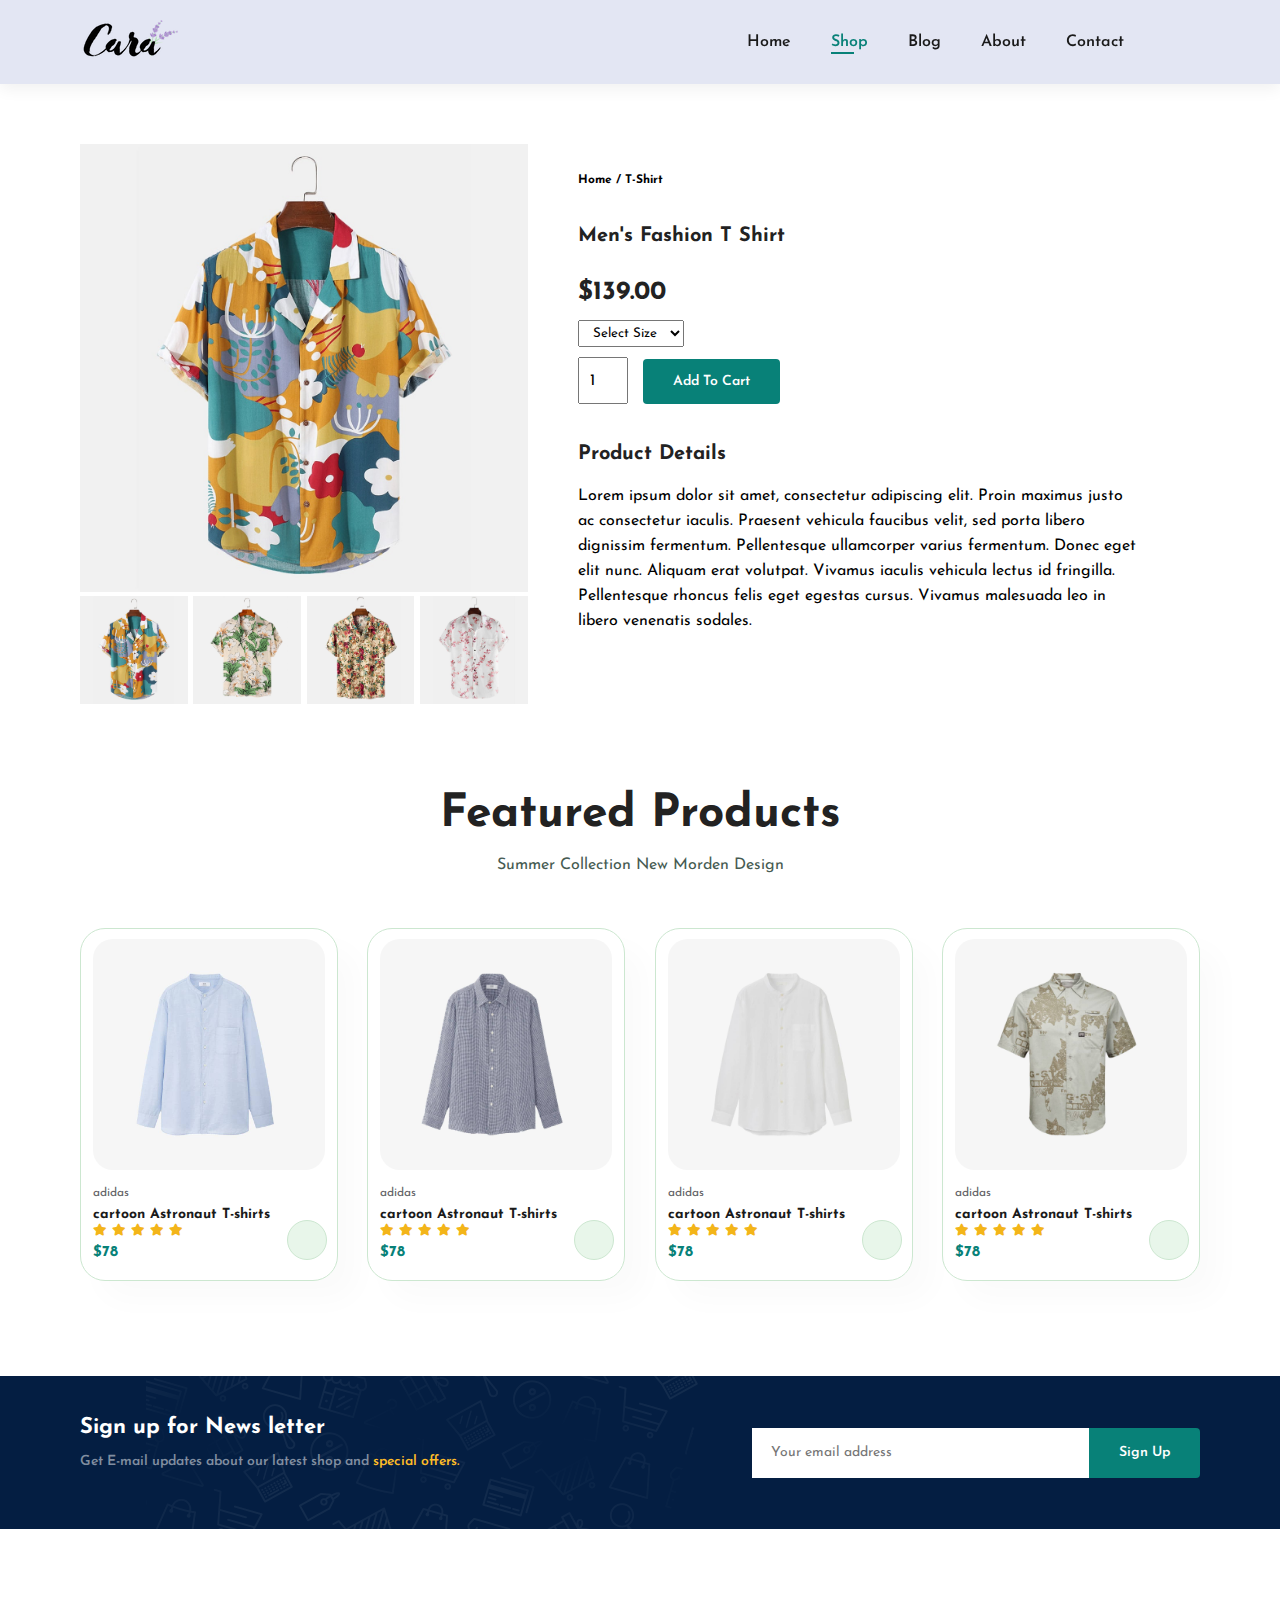
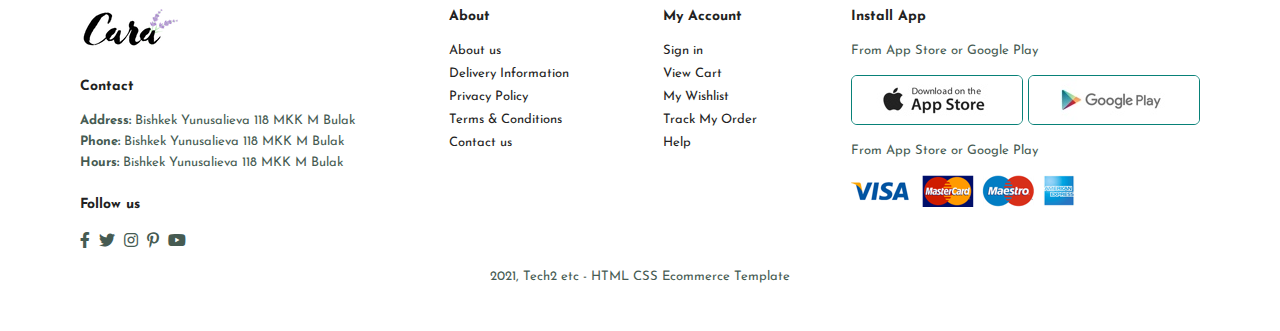
<file: sproduct.html>
<!DOCTYPE html>
<html lang="en">

<head>
    <meta charset="UTF-8">
    <meta http-equiv="X-UA-Compatible" content="IE=edge">
    <meta name="viewport" content="width=device-width, initial-scale=1.0">
    <title>TEch2etc Ecommerce Tutorial</title>
    <link rel="stylesheet" href="style.css">
    <link rel="stylesheet" href="https://pro.fontawesome.com/releases/v5.15.4/css/all.css" />
</head>

<body>
    <section id="header">
        <a href="#"><img src="/img/logo.png" class="logo" alt=""></a>
        <div>
            <ul id="navbar">
                <li><a href="index.html">Home</a></li>
                <li><a class="active" href="shop.html">Shop</a></li>
                <li><a href="blog.html">Blog</a></li>
                <li><a href="about.html">About</a></li>
                <li><a href="contact.html">Contact</a></li>
                <li><a id="lg-bag" href="cart.html"><i class="far fa-shopping-bag"></i></a></li>
                <a href="#" id="close"><i class="far fa-times"></i></a>
            </ul>
        </div>
        <div id="mobile">
            <a href="cart.html"><i class="far fa-shopping-bag"></i></a>
            <i id="bar" class="fas fa-outdent"></i>
        </div>
    </section>
    <section id="prodetails" class="section-p1">
        <div class="single-pro-image">
            <img src="img/products/f1.jpg" width="100%" id="MainImg" alt="">
            <div class="small-img-group">
                <div class="small-img-col">
                    <img src="img/products/f1.jpg" width="100%" class="small-img" alt="">
                </div>
                <div class="small-img-col">
                    <img src="img/products/f2.jpg" width="100%" class="small-img" alt="">
                </div>
                <div class="small-img-col">
                    <img src="img/products/f3.jpg" width="100%" class="small-img" alt="">
                </div>
                <div class="small-img-col">
                    <img src="img/products/f4.jpg" width="100%" class="small-img" alt="">
                </div>
            </div>
        </div>
        <div class="single-pro-details">
            <h6>Home / T-Shirt</h6>
            <h4>Men's Fashion T Shirt</h4>
            <h2>$139.00</h2>
            <select name="" id="">
                <option value="">Select Size</option>
                <option value="">S</option>
                <option value="">M</option>
                <option value="">L</option>
                <option value="">XL</option>
                <option value="">XXL</option>
            </select>
            <input type="number" value="1">
            <button class="normal">Add To Cart</button>
            <h4>Product Details</h4>
            <span>Lorem ipsum dolor sit amet, consectetur adipiscing elit. Proin maximus justo ac consectetur iaculis.
                Praesent vehicula faucibus velit, sed porta libero dignissim fermentum. Pellentesque ullamcorper varius
                fermentum. Donec eget elit nunc. Aliquam erat volutpat. Vivamus iaculis vehicula lectus id fringilla.
                Pellentesque rhoncus felis eget egestas cursus. Vivamus malesuada leo in libero venenatis sodales.</span>
        </div>
    </section>
    <section id="product1" class="section-p1">
        <h2>Featured Products</h2>
        <p>Summer Collection New Morden Design</p>
        <div class="pro-container">
            <div class="pro">
                <img src="img/products/n1.jpg" alt="">
                <div class="des">
                    <span>adidas</span>
                    <h5>cartoon Astronaut T-shirts</h5>
                    <div class="star">
                        <i class="fas fa-star"></i>
                        <i class="fas fa-star"></i>
                        <i class="fas fa-star"></i>
                        <i class="fas fa-star"></i>
                        <i class="fas fa-star"></i>
                    </div>
                    <h4>$78</h4>
                </div>
                <a href="#"><i class="fal fa-shopping-cart cart"></i></a>
            </div>
            <div class="pro">
                <img src="img/products/n2.jpg" alt="">
                <div class="des">
                    <span>adidas</span>
                    <h5>cartoon Astronaut T-shirts</h5>
                    <div class="star">
                        <i class="fas fa-star"></i>
                        <i class="fas fa-star"></i>
                        <i class="fas fa-star"></i>
                        <i class="fas fa-star"></i>
                        <i class="fas fa-star"></i>
                    </div>
                    <h4>$78</h4>
                </div>
                <a href="#"><i class="fal fa-shopping-cart cart"></i></a>
            </div>
            <div class="pro">
                <img src="img/products/n3.jpg" alt="">
                <div class="des">
                    <span>adidas</span>
                    <h5>cartoon Astronaut T-shirts</h5>
                    <div class="star">
                        <i class="fas fa-star"></i>
                        <i class="fas fa-star"></i>
                        <i class="fas fa-star"></i>
                        <i class="fas fa-star"></i>
                        <i class="fas fa-star"></i>
                    </div>
                    <h4>$78</h4>
                </div>
                <a href="#"><i class="fal fa-shopping-cart cart"></i></a>
            </div>
            <div class="pro">
                <img src="img/products/n4.jpg" alt="">
                <div class="des">
                    <span>adidas</span>
                    <h5>cartoon Astronaut T-shirts</h5>
                    <div class="star">
                        <i class="fas fa-star"></i>
                        <i class="fas fa-star"></i>
                        <i class="fas fa-star"></i>
                        <i class="fas fa-star"></i>
                        <i class="fas fa-star"></i>
                    </div>
                    <h4>$78</h4>
                </div>
                <a href="#"><i class="fal fa-shopping-cart cart"></i></a>
            </div>
        </div>
    </section>
    <section id="newsletter" class="section-p1 section-m1">
        <div class="newstext">
            <h4>Sign up for News letter</h4>
            <p>Get E-mail updates about our latest shop and <span>special offers.</span></p>
        </div>
        <div class="form">
            <input type="text" placeholder="Your email address">
            <button class="normal">Sign Up</button>
        </div>
    </section>
    <footer class="section-p1">
        <div class="col">
            <img class="logo" src="img/logo.png" alt="">
            <h4>Contact</h4>
            <p> <strong>Address:</strong> Bishkek Yunusalieva 118 MKK M Bulak</p>
            <p> <strong>Phone:</strong> Bishkek Yunusalieva 118 MKK M Bulak</p>
            <p> <strong>Hours:</strong> Bishkek Yunusalieva 118 MKK M Bulak</p>
            <div class="follow">
                <h4>Follow us</h4>
                <div class="icon">
                    <i class="fab fa-facebook-f"></i>
                    <i class="fab fa-twitter"></i>
                    <i class="fab fa-instagram"></i>
                    <i class="fab fa-pinterest-p"></i>
                    <i class="fab fa-youtube"></i>
                </div>
            </div>
        </div>
        <div class="col">
            <h4>About</h4>
            <a href="#">About us</a>
            <a href="#">Delivery Information</a>
            <a href="#">Privacy Policy</a>
            <a href="#">Terms & Conditions</a>
            <a href="#">Contact us</a>
        </div>
        <div class="col">
            <h4>My Account</h4>
            <a href="#">Sign in</a>
            <a href="#">View Cart</a>
            <a href="#">My Wishlist</a>
            <a href="#">Track My Order</a>
            <a href="#">Help</a>
        </div>
        <div class="col install">
            <h4>Install App</h4>
            <p>From App Store or Google Play</p>
            <div class="row">
                <img src="img/pay/app.jpg" alt="">
                <img src="img/pay/play.jpg" alt="">
            </div>
            <p>From App Store or Google Play</p>
            <img src="img/pay/pay.png" alt="">
        </div>
        <div class="copyright">
            <p> 2021, Tech2 etc - HTML CSS Ecommerce Template</p>
        </div>
    </footer>

    <script>
        var MainImg = document.getElementById("MainImg");
        var smallimg = document.getElementsByClassName("small-img");
        smallimg[0].onclick = function() {
            MainImg.src = smallimg[0].src;
        }
        smallimg[1].onclick = function() {
            MainImg.src = smallimg[1].src;
        }
        smallimg[2].onclick = function() {
            MainImg.src = smallimg[2].src;
        }
        smallimg[3].onclick = function() {
            MainImg.src = smallimg[3].src;
        }
    </script>
    <script src="script.js"></script>
</body>

</html>
</file>
<file: style.css>
@import url('https://fonts.googleapis.com/css2?family=Josefin+Sans:ital,wght@0,100;0,200;0,300;0,400;0,500;0,600;0,700;1,100;1,200;1,300;1,400;1,500;1,600;1,700&display=swap');

*{
    margin: 0;
    padding: 0;
    box-sizing: border-box;
    font-family: 'Josefin Sans', sans-serif;
}

h1 {
    font-size: 50px;
    line-height: 64px;
    color: #222;
}

h2 {
    font-size: 46px;
    line-height: 54px;
    color: #222;
}

h4 {
    font-size: 20px;
    color: #222;
}

h6 {
    font-weight: 700;
    font-size: 12px;
}

p {
    font-size: 16px;
    color: #465b52;
    margin: 15px 0 20px 0;
}

.section-p1 {
    padding: 40px 80px;
}

.section-m1 {
    margin: 40px 0;
}

button.normal {
    font-size: 14px;
    font-weight: 600;
    padding: 15px 30px;
    color: #000;
    background-color: #fff;
    border-radius: 4px;
    cursor: pointer;
    border: none;
    outline: none;
    transition: 0.2s;
}

button.white {
    font-size: 13px;
    font-weight: 600;
    padding: 11px 18px;
    color: #fff;
    background-color: transparent;
    cursor: pointer;
    border: 1px solid #fff;
    outline: none;
    transition: 0.2s;
}

body {
    width: 100%;
}
/* Header start */

#header {
    display: flex;
    align-items: center;
    justify-content: space-between;
    padding: 20px 80px;
    background: #E3e6f3;
    box-shadow: 0 5px 15px rgba(0,0,0,0.06);
    z-index: 999;
    position: sticky;
    top: 0;
    left: 0;
}

#navbar {
    display: flex;
    align-items: center;
    justify-content: center;
}

#navbar.active {
    right: 0;
}

#navbar li {
    list-style: none;
    padding: 0 20px;
    position: relative;
}

#navbar li a{
    text-decoration: none;
    font-size: 16px;
    font-weight: 600;
    color: #1a1a1a;
    transition: 0.3s ease;
}

#navbar li a:hover,
#navbar li a.active {
    color: #088178;
}

#navbar li a.active::after,
#navbar li a:hover::after {
    content: "";
    width: 30%;
    height: 2px;
    background: #088178;
    position: absolute;
    bottom: -4px;
    left: 20px;
}

#mobile {
    display: none;
    align-items:center;
}

#close {
    display: none;
}

#hero {
    background-image: url("img/hero4.png");
    height: 90vh;
    width: 100%;
    background-size: cover;
    background-position: top 25% right 0;
    padding: 0 80px;
    display: flex;
    flex-direction: column;
    align-items: flex-start;
    justify-content: center;
}

#hero h4{
    padding-bottom: 15px;
}

#hero h1{
    color: #088178;
}

#hero button {
    background-image: url("img/button.png");
    background-color: transparent;
    color:#088178;
    border: 0;
    padding: 14px 80px 14px 65px;
    background-repeat: no-repeat;
    cursor: pointer;
    font-weight: 700;
    font-size: 15px;
}

#feature {
    display: flex;
    align-items: center;
    justify-content: space-between;
    flex-wrap: wrap;
}
#feature .fe-box {
    width: 180px;
    text-align: center;
    padding: 25px 15px;
    box-shadow: 20px 20px 34px rgba(0,0,0,0.03);
    border: 1px solid #cce7d0;
    border-radius: 4px;
    margin: 15px 0;
}

#feature .fe-box:hover {
  box-shadow: 10px 10px 54px rgba(70,62,221,0.1);  
}

#feature .fe-box img {
    width: 100%;
    margin-bottom: 10px;
}

#feature .fe-box h6 {
    padding: 9px 8px 6px 8px;
    line-height: 1;
    border-radius: 4px;
    color: #088178;
    background-color: #fddde4;
}

#feature .fe-box:nth-child(2) h6 {
    background-color: #cdebbc;
}

#feature .fe-box:nth-child(3) h6 {
    background-color: #d1e8f2;
}

#feature .fe-box:nth-child(4) h6 {
    background-color: #cdd4f8;
}

#feature .fe-box:nth-child(5) h6 {
    background-color: #f6dbf6;
}

#feature .fe-box:nth-child(6) h6 {
    background-color: #fff2e5;
}

#product1 {
    text-align: center;
}

#product1 .pro-container {
    display: flex;
    justify-content: space-between;
    padding-top: 20px;
    flex-wrap: wrap;
}

#product1 .pro {
    width: 23%;
    min-width: 250px;
    padding: 10px 12px;
    border: 1px solid #cce7d0;
    border-radius: 25px;
    cursor: pointer;
    box-shadow: 20px 20px 30px rgba(0,0,0,0.02);
    margin: 15px 0;
    transition: 0.2s ease;
    position: relative;
}

#product1 .pro:hover {
    box-shadow: 20px 20px 30px rgba(0,0,0,0.06);
}

#product1 .pro img {
    width: 100%;
    border-radius: 20px;
}

#product1 .pro .des {
    text-align: start;
    padding: 10px 0;
}

#product1 .pro .des span {
   color: #606063;
   font-size: 12px; 
}

#product1 .pro .des h5 {
    padding-top: 7px;
    color: #1a1a1a;
    font-size: 14px;
}

#product1 .pro .des i {
    font-size: 12px;
    color: rgb(243,181,25);
}

#product1 .pro .des h4 {
    padding-top: 7px;
    font-size: 15px;
    font-weight: 700;
    color: #088178;
}

#product1 .pro .cart {
    width: 40px;
    height: 40px;
    line-height: 40px;
    border-radius: 50px;
    background-color: #e8f6ea;
    font-weight: 500;
    color: #088178;
    border: 1px solid #cce7d0;
    position: absolute;
    bottom: 20px;
    right: 10px;
}

#banner {
    display: flex;
    flex-direction: column;
    justify-content: center;
    align-items: center;
    text-align: center;
    background-image: url("img/banner/b2.jpg");
    width: 100%;
    height: 40vh;
    background-size: cover;
    background-position: center;
}

#banner h4 {
    color: #fff;
    font-size: 16px;
}

#banner h2 {
    color: #fff;
    font-size: 30px;
    padding: 10px 0;
}

#banner h2 span {
    color: #ef3636;
}

#banner button:hover {
    background-color:#088178;
    color: #fff;
}

#sm-banner {
    display: flex;
    justify-content: space-between;
    flex-wrap: wrap;
}

#sm-banner .banner-box {
    display: flex;
    flex-direction: column;
    justify-content: center;
    align-items: flex-start;
    background-image: url("img/banner/b17.jpg");
    min-width: 580px;
    height: 50vh;
    background-size: cover;
    background-position: center;
    padding: 30px;
}

#sm-banner .banner-box2 {
    background-image: url("img/banner/b10.jpg");
}

#sm-banner  h4 {
    color: #fff;
    font-size: 20px;
    font-weight: 300;
}

#sm-banner  h2 {
    color: #fff;
    font-size: 28px;
    font-weight: 800;
}

#sm-banner span {
    color: #fff;
    font-size: 14px;
    font-weight: 500;
    padding-bottom: 15px;  
}

#sm-banner .banner-box:hover button{
    background-color: #088178;
    border: 1px solid #088178;
}

#banner3 {
    display: flex;
    justify-content: space-between;
    flex-wrap: wrap;
    padding: 0 80px;
}

#banner3 .banner-box {
    display: flex;
    flex-direction: column;
    justify-content: center;
    align-items: flex-start;
    background-image: url("img/banner/b7.jpg");
    min-width: 30%;
    height: 30vh;
    background-size: cover;
    background-position: center;
    padding: 20px;
    margin-bottom: 20px;
}

#banner3 .banner-box2 {
    background-image: url("img/banner/b4.jpg");
}

#banner3 .banner-box3 {
    background-image: url("img/banner/b18.jpg");
}

#banner3 h2 {
    color: #fff;
    font-weight: 900;
    font-size: 22px;
}

#banner3 h3 {
    color: #ec544e;
    font-weight: 800;
    font-size: 15px;
}

#newsletter {
    display: flex;
    justify-content: space-between;
    flex-wrap: wrap;
    align-items: center;
    background-image: url("img/banner/b14.png");
    background-repeat: no-repeat;
    background-position: 20% 30%;
    background-color: #041e42;
}

#newsletter .form {
   display: flex;
   width: 40%; 
}

#newsletter h4 {
    font-size: 22px;
    font-weight: 700;
    color: #fff;
}

#newsletter p {
    font-size: 14px;
    font-weight: 600;
    color: #818ea0;
}

#newsletter p span {
    color: #ffbd27;
}

#newsletter input {
    height: 3.125rem;
    padding: 0 1.25em;
    font-size: 14px;
    width: 100%;
    border: 1px solid transparent;
    outline: none;
    border-top-right-radius: 0;
    border-bottom-right-radius: 0;
}

#newsletter button {
    background-color: #088178;
    color: #fff;
    white-space: nowrap;
    border-top-left-radius: 0;
    border-bottom-left-radius: 0;
}

footer {
    display: flex;
    flex-wrap: wrap;
    justify-content: space-between;
}

footer .col{
    display: flex;
    flex-direction: column;
    align-items: flex-start;
    margin-bottom: 20px;
}

footer .logo {
    margin-bottom: 30px;
}

footer h4 {
    font-size: 14px;
    padding-bottom: 20px;
}

footer p {
    font-size: 13px;
    margin: 0 0 8px 0;
}

footer a {
    font-size: 13px;
    text-decoration: none;
    color: #222;
    margin-bottom: 10px;
}

footer .follow {
    margin-top: 20px;
}

footer .follow i {
    color: #465b52;
    padding-right: 4px;
    cursor: pointer;
}

footer .install .row img {
    border: 1px solid #088178;
    border-radius: 6px;
}

footer .install img {
    margin: 10px 0 15px 0;
}

footer .follow i:hover,
footer a:hover {
    color: #088178;
}

footer .copyright {
    width: 100%;
    text-align: center;
}

/* Shop page  */
#page-header {
    background-image: url("img/banner/b1.jpg");
    width: 100%;
    height: 40vh;
    background-size: cover;
    display: flex;
    justify-content: center;
    text-align: center;
    flex-direction: column;
    padding: 14px;
}

#page-header h2,
#page-header p {
    color: #fff;
}

#pagination {
    text-align: center;
}

#pagination a{
    text-decoration: none;
    background-color: #088178;
    padding: 15px 20px;
    border-radius: 4px;
    color: #fff;
    font-weight: 600;
}

#pagination a i {
    font-size: 16px;
    font-weight: 600;
}
/* Single Product */
#prodetails {
    display: flex;
    margin-top: 20px;
}
#prodetails .single-pro-image {
    width: 40%;
    margin-right: 50px;
}

.small-img-group {
    display: flex;
    justify-content: space-between;
}

.small-img-col {
    flex-basis: 24%;
    cursor: pointer;
}

#prodetails .single-pro-details {
    width: 50%;
    padding-top: 30px;
}

#prodetails .single-pro-details h4 {
    padding: 40px 0 20px 0;
}

#prodetails .single-pro-details h2 {
    font-size: 26px;
}

#prodetails .single-pro-details select {
    display: block;
    padding: 5px 10px;
    margin-bottom: 10px;
}

#prodetails .single-pro-details input {
    width: 50px;
    height: 47px;
    padding-left: 10px;
    font-size: 16px;
    margin-right: 10px;
}

#prodetails .single-pro-details input:focus {
    outline: none;
}

#prodetails .single-pro-details button {
    background: #088178;
    color: #fff;
}

#prodetails .single-pro-details span {
    line-height: 25px;
}

/* Blog Page */
#page-header.blog-header {
    background-image: url("img/banner/b19.jpg");
}

#blog {
    padding: 150px 150px 0 150px;
}

#blog .blog-box {
    position: relative;
    display: flex;
    align-items: center;
    width: 100%;
    padding-bottom: 90px;
}

#blog .blog-img {
    width: 50%;
    margin-right: 40px;
}

#blog img {
    width: 100%;
    height: 300px;
    object-fit: cover;
}

#blog .blog-details {
    width: 50%;
}

#blog .blog-details a {
    text-decoration: none;
    font-size: 11px;
    color: #000;
    font-weight: 700;
    position: relative;
    transition: 0.3s;
}

#blog .blog-details a::after {
    content: "";
    width: 50px;
    height: 1px;
    background-color: #000;
    position: absolute;
    top: 4px;
    right: -60px;
}

#blog .blog-details a:hover {
    color: #088178;
}

#blog .blog-details a:hover::after {
    background-color: #088178;
}

#blog .blog-box h1 {
    position: absolute;
    top: -40px;
    left: 0;
    font-size: 70px;
    font-weight: 700;
    color: #c9cbce;
    z-index: -9;
}
/* About Page  */
#page-header.about-header {
    background-image: url("img/about/banner.png");
}

#about-head {
    display: flex;
    align-items:center;
}

#about-head img {
    width: 50%;
    height: auto;
}

#about-head div {
    padding-left: 40px;
}

#about-app {
    text-align: center;
}

#about-app .video {
    width: 70%;
    height: 100%;
    margin: 30px auto 0 auto;
}

#about-app .video video {
    width: 100%;
    height: 100%;
    border-radius: 20px;
}
/* Contact Page */
#contact-details {
    display: flex;
    align-items: center;
    justify-content: space-between;
}

#contact-details .details {
    width: 40%;
}

#contact-details .details span,
#form-details form span {
    font-size: 12px;
}

#contact-details .details h2,
#form-details form h2 {
    font-size: 26px;
    line-height: 35px;
    padding: 20px 0;
}

#contact-details .details h3 {
    font-size: 16px;
    padding-bottom: 15px;
}

#contact-details .details li {
    list-style: none;
    display: flex;
    padding: 10px 0;
}

#contact-details .details li i {
    font-size: 14px;
    padding-right: 22px;
}

#contact-details .details li p {
    margin: 0;
    font-size: 14px;
}

#contact-details .map {
    width: 55%;
    height: 400px;
}

#contact-details .map iframe {
    width: 100%;
    height: 100%;
}

#form-details {
    display: flex;
    justify-content: space-between;
    margin: 30px;
    padding: 80px;
    border: 1px solid #e1e1e1;
}

#form-details form {
    width: 65%;
    display: flex;
    flex-direction: column;
    align-items: flex-start;
}

#form-details form input,
#form-details form textarea {
    width: 100%;
    padding: 12px 15px;
    outline: none;
    margin-bottom: 20px;
    border: 1px solid #e1e1e1;
}

#form-details form button {
    background-color: #088178;
    color: #fff;
}

#form-details .people div{
    padding-bottom: 25px;
    display: flex;
    align-items: flex-start;
}

#form-details .people div img {
    width: 65px;
    height: 65px;
    object-fit: cover;
    margin-right: 15px;
}

#form-details .people div p {
    margin: 0;
    font-size: 13px;
    line-height: 25px;
}

#form-details .people div p span {
    display: block;
    font-size: 16px;
    font-weight: 600;
    color: #000;
}
/* Cart Page */
#cart {
    overflow-x: auto;
}

#cart table {
    width: 100%;
    border-collapse: collapse;
    table-layout: fixed;
    white-space: nowrap;
}

#cart table img {
    width: 70px;
}

#cart table td:nth-child(1) {
    width: 100px;
    text-align: center;
}

#cart table td:nth-child(2) {
    width: 150px;
    text-align: center;
}

#cart table td:nth-child(3) {
    width: 250px;
    text-align: center;
}

#cart table td:nth-child(4),
#cart table td:nth-child(5),
#cart table td:nth-child(6) {
    width: 150px;
    text-align: center;
}

#cart table td:nth-child(5) input {
    width: 70px;
    padding: 10px 5px 10px 15px;
}

#cart table thead {
    border: 1px solid #e2e9e1;
    border-left: none;
    border-right: none;
}

#cart table thead td {
    font-weight: 700;
    text-transform: uppercase;
    font-size: 13px;
    padding: 18px 0;
}

#cart table tbody tr td {
    padding-top: 15px;
}

#cart table tbody td {
    font-size: 13px;
}

#cart-add {
    display: flex;
    flex-wrap: wrap;
    justify-content: space-between;
}

#coupon {
    width: 50%;
    margin-bottom: 30px;
}

#coupon h3,
#subtotal h3 {
    padding-bottom: 15px;
}

#coupon input {
    padding: 10px 20px;
    outline: none;
    width: 60%;
    margin-right: 10px;
    border: 1px solid #e2e9e1;
}

#coupon button,
#subtotal button {
    background-color: #088178;
    color: #fff;
    padding: 12px 20px;
}

#subtotal {
    width: 50%;
    margin-bottom: 30px;
    border: 1px solid #e2e9e1;
    padding: 30px;
}

#subtotal table {
    border-collapse: collapse;
    width: 100%;
    margin-bottom: 20px;
}

#subtotal table td {
    width: 50%;
    border: 1px solid #e2e9e1;
    padding: 10px;
    font-size: 13px;
}

/* Start Media Query */
@media (max-width:799px) {
    .section-p1 {
        padding: 40px 40px;
    }
    #navbar {
        display: flex;
        flex-direction: column;
        align-items: flex-start;
        justify-content: flex-start;
        position: fixed;
        top: 0;
        right: -300px;
        height: 100vh;
        width: 300px;
        background-color: #E3e6f3;
        box-shadow: 0 40px 60px rgba(0, 0, 0, 0.1);
        padding: 80px 0 0 10px; 
        transition: 0.3s;
    }

    #navbar li {
        margin-bottom: 25px;
    }
    #mobile {
        display: flex;
        align-items:center;
    }

    #mobile i {
        color: #1a1a1a;
        font-size: 24px;
        padding-left: 20px;
    }
    #close {
        display: initial;
        position: absolute;
        top: 30px;
        left: 30px;
        color: #222;
        font-size: 24px;
    }
    #lg-bag {
        display: none;
    }
    #hero {
        height: 70vh;
        padding: 0 80px;
        background-position: top 30% right 30%;
    }
    #feature {
        justify-content: center;
    }
    #feature .fe-box {
        margin: 15px 15px;
    }
    #product1 .pro-container {
        justify-content: center;
    }
    #product1 .pro {
        margin: 15px;
    }
    #banner {
        height: 20vh;
    }
    #sm-banner .banner-box {
        min-width: 100%;
        height: 30vh;
    }
    #banner3 {
        padding: 0 40px;
    }
    #banner3 .banner-box {
        width: 28%;
    }
    #newsletter .form {
        width: 70%;
    }
    /* Contact Page */
    #form-details {
        padding: 40px;
    }
    #form-details form {
        width: 50%;
    }
}

@media (max-width:477px) {
    .section-p1 {
        padding: 20px;
    }
    #header {
        padding: 10px 30px;
    }
    h1 {
        font-size: 38px;
    }
    h2 {
        font-size: 32px;
    }
    #hero {
        padding: 0 20px;
        background-position: 55%;
    }
    #feature {
        justify-content: space-between;
    }
    #feature .fe-box {
        width: 155px;
        margin: 0 0 15px 0;
    }
    #product1 .pro {
        width: 100%;
    }
    #banner {
        height: 40vh;
    }
    #sm-banner .banner-box {
        height: 40vh;
    }
    #sm-banner .banner-box2 {
        margin-top: 20px;
    }
    #banner3 {
        padding: 0 20px;
    }
    #banner3 .banner-box {
        width: 100%;
    }
    #newsletter {
        padding: 40px 20px;
    }
    #newsletter .form {
        width: 100%;
    }
    footer .copyright {
        text-align: start;
    }

    /* Single Product */
    #prodetails {
        display: flex;
        flex-direction: column;
    }
    #prodetails .single-pro-image {
        width: 100%;
        margin-right: 0px;
    }
    #prodetails .single-pro-details {
        width: 100%;
    }
    /* Blog Page */
    #blog {
        padding: 100px 20px 0 20px;
    }
    #blog .blog-box {
        display: flex;
        flex-direction: column;
        align-items: flex-start;
    }
    #blog .blog-img {
        width: 100%;
        margin-right: 0px;
        margin-bottom: 30px;
    }
    #blog .blog-details {
        width: 100%;
    }
    /* About Page */
    #about-head {
        flex-direction: column;
    }
    #about-head img {
        width: 100%;
        margin-bottom: 20px;
    }
    #about-head div {
        padding-left: 0;
    }
    #about-app .video {
        width: 100%;
    }
    /* Contact Page */
    #contact-details {
        flex-direction: column;
    }
    #contact-details .details {
        width: 100%;
        margin-bottom: 30px;
    }
    #contact-details .map {
        width: 100%;
    }
    #form-details {
        margin: 10px;
        padding: 30px 10px;
        flex-wrap: wrap;
    }
    #form-details form {
        width: 100%;
        margin-bottom: 30px;
    }
    /* Cart Page */
    #cart-add {
        flex-direction: column;
    }
    #coupon {
        width: 100%;
    }
    #subtotal {
        width: 100%;
        padding: 20px;
    }
}
</file>
